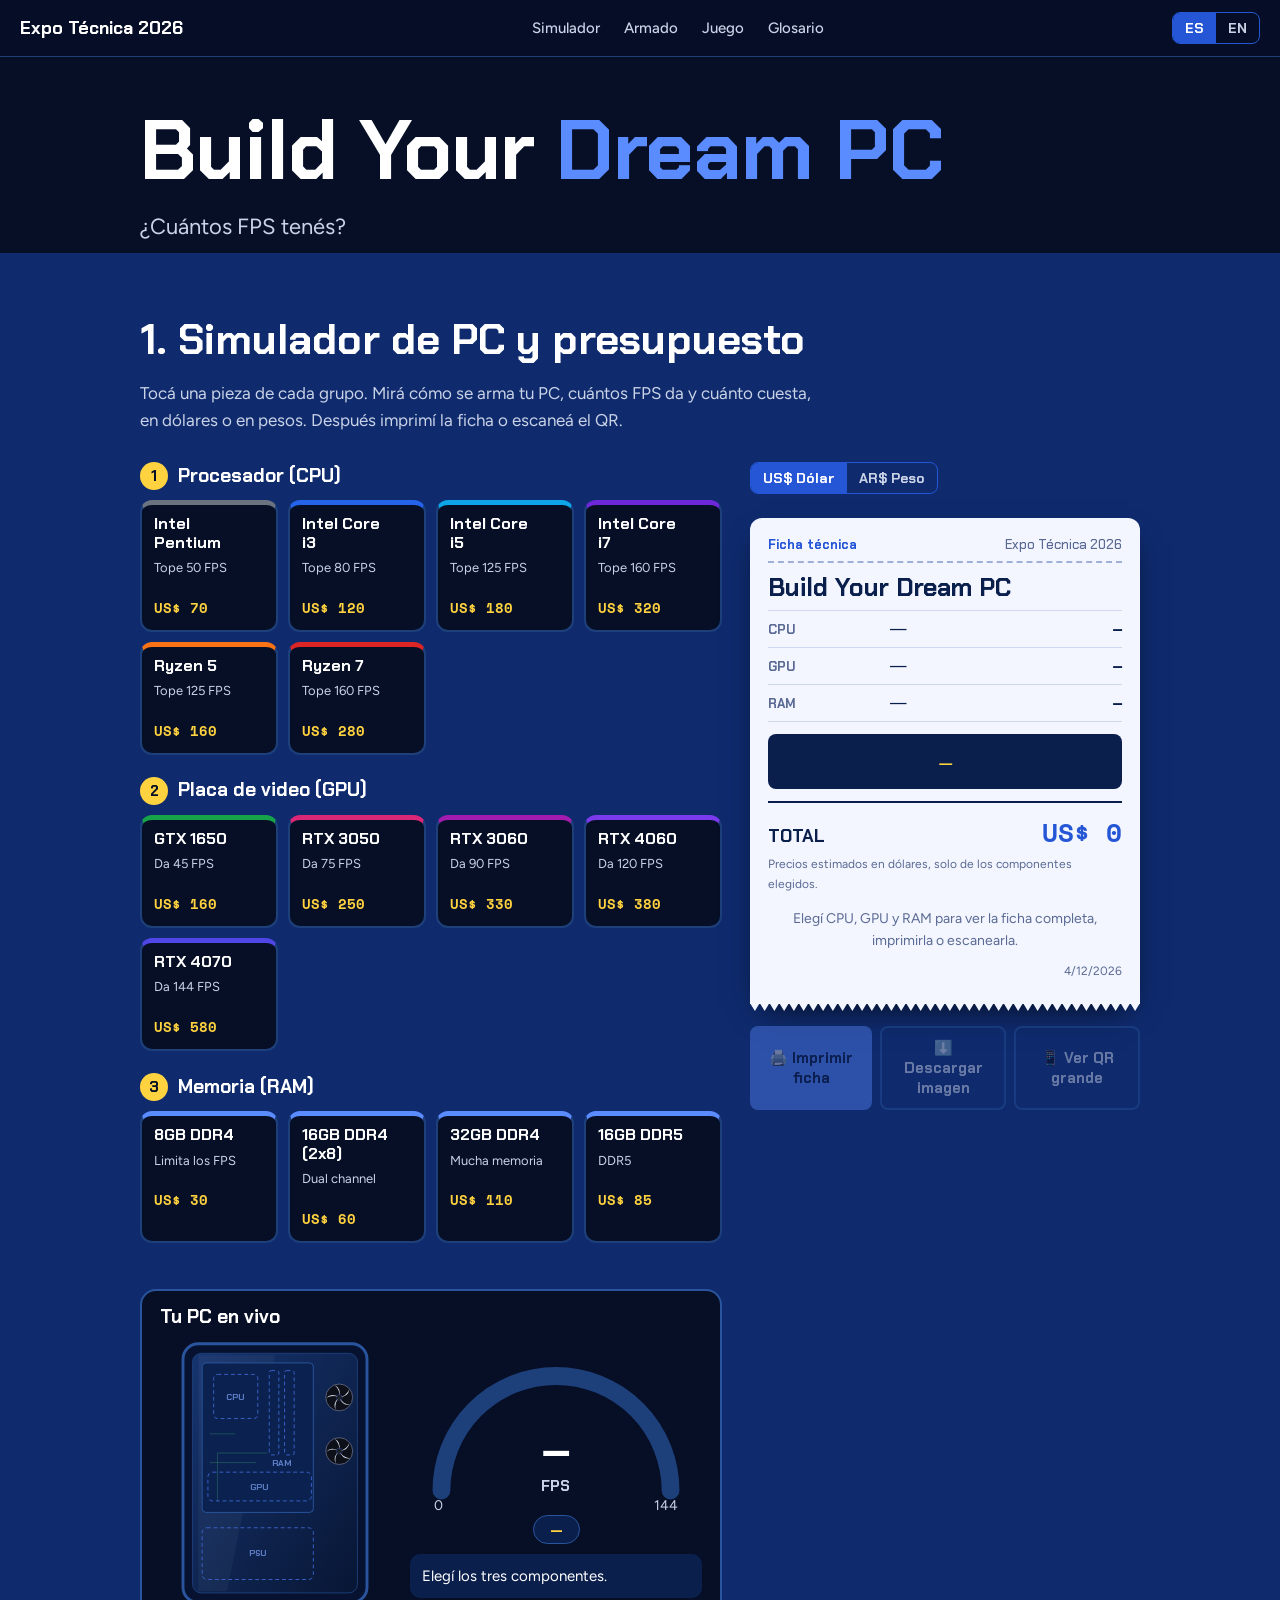
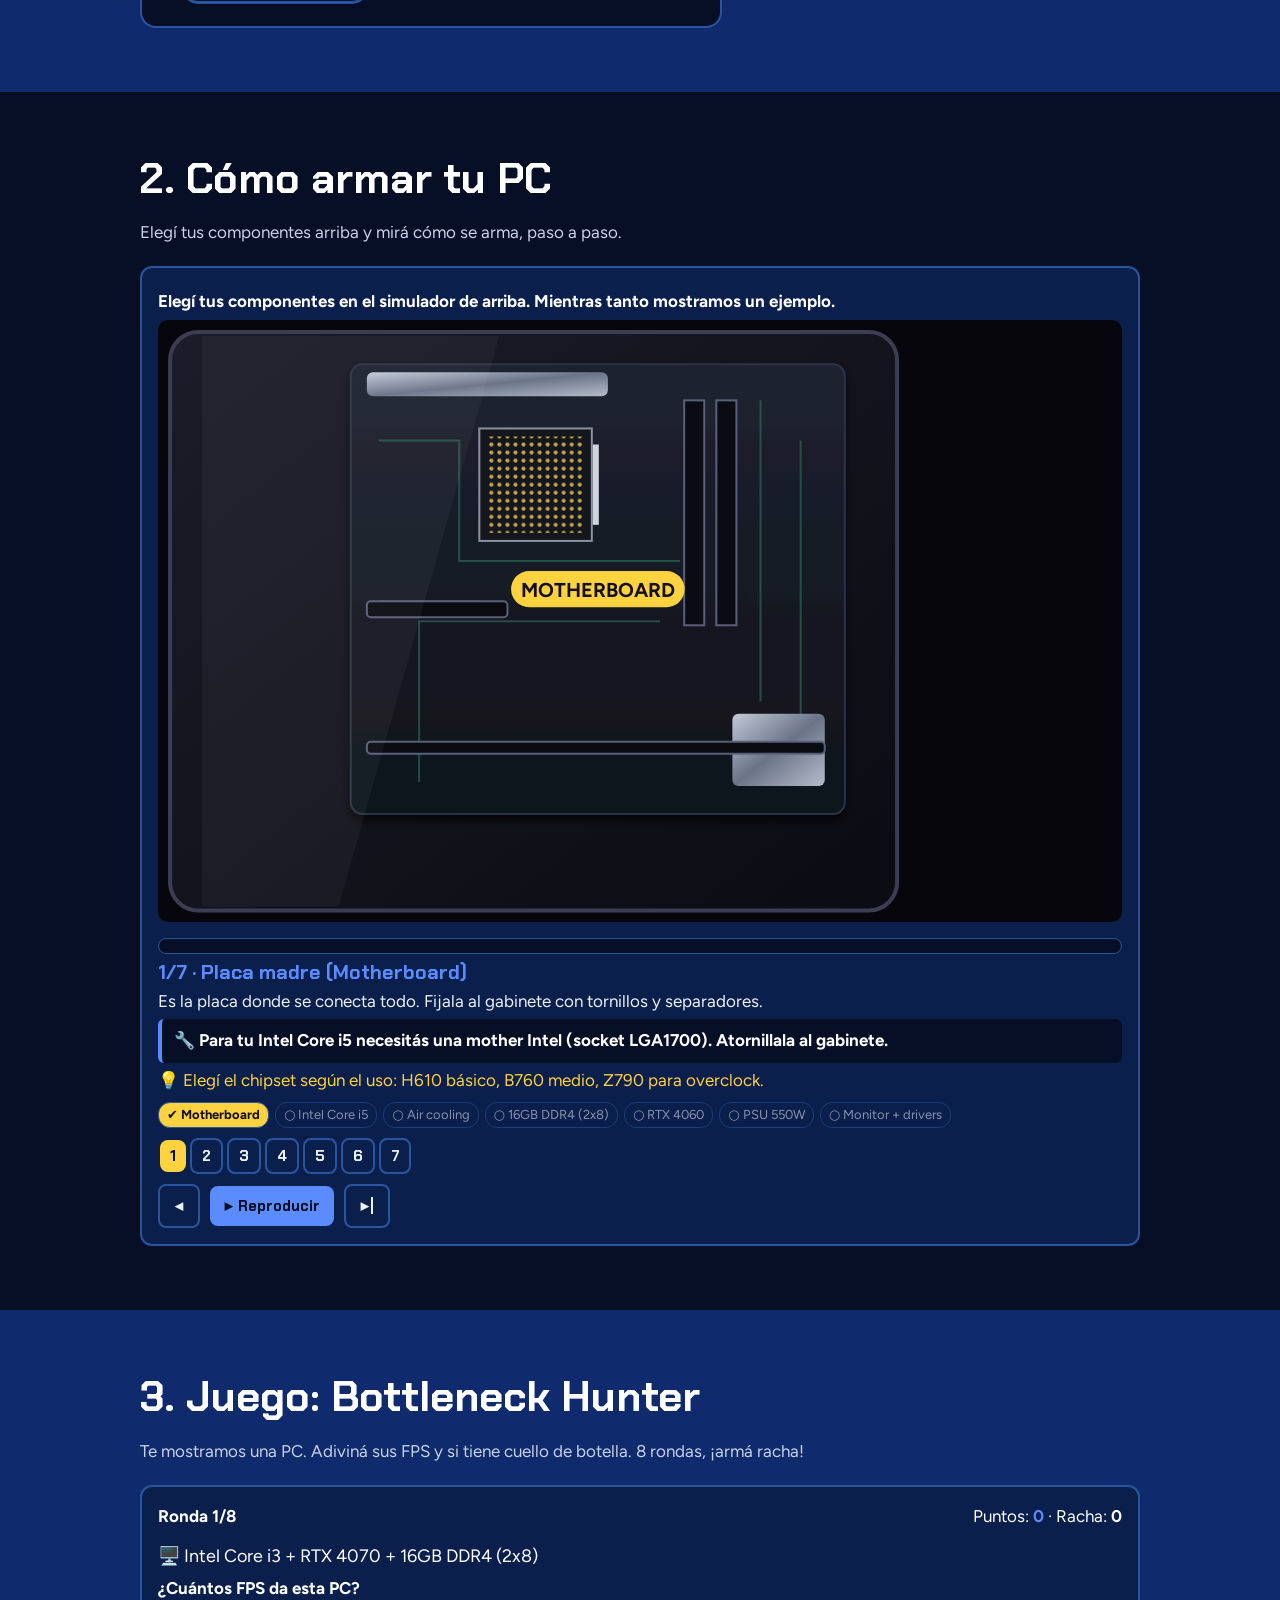
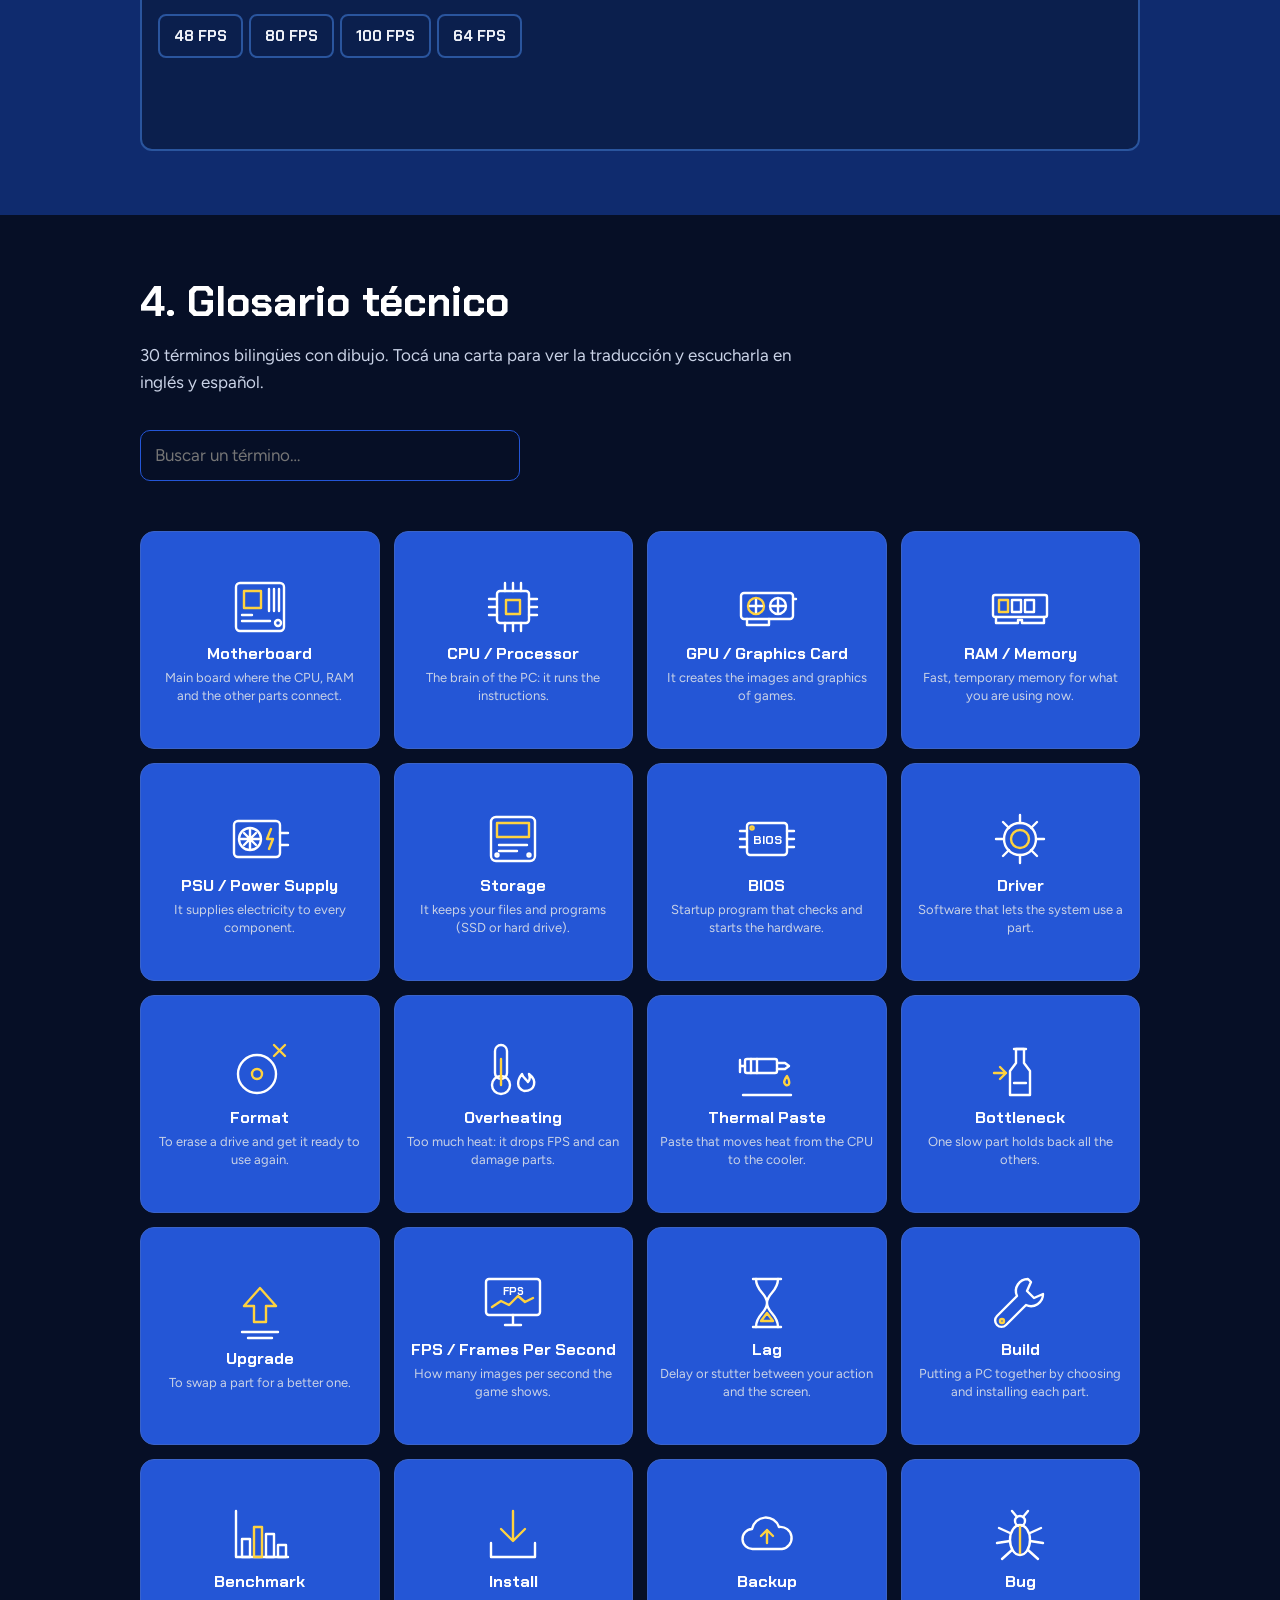
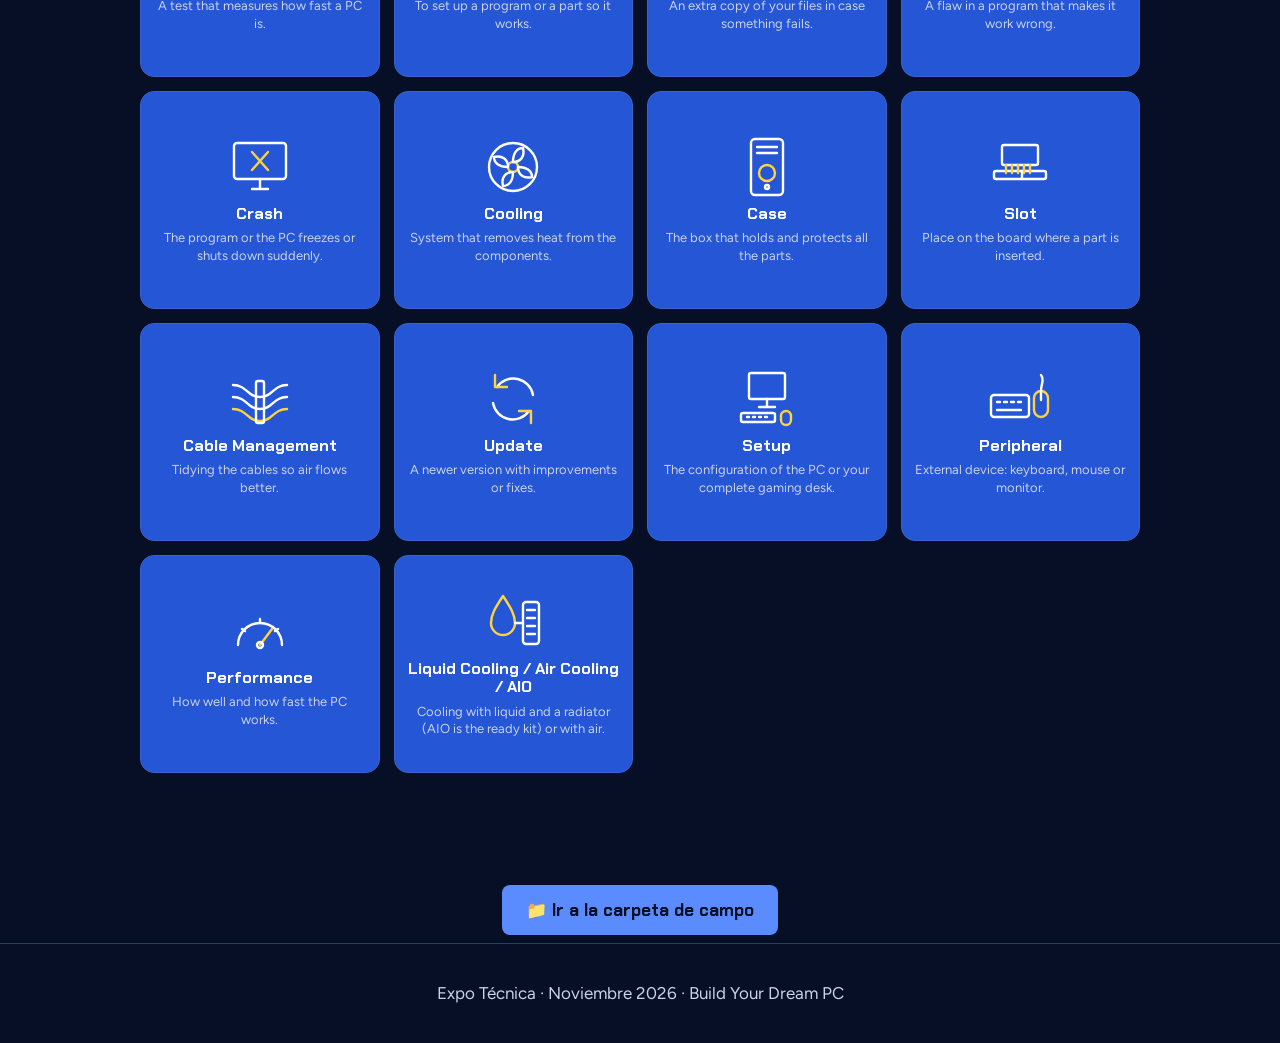
<file: index.html>
<!DOCTYPE html>
<html lang="es">

<head>
  <meta charset="utf-8">
  <meta name="viewport" content="width=device-width, initial-scale=1, viewport-fit=cover">
  <title>Build Your Dream PC · Expo Técnica 2026</title>
  <link rel="preconnect" href="https://fonts.googleapis.com">
  <link href="https://fonts.googleapis.com/css2?family=Chakra+Petch:wght@500;700&family=Figtree:wght@400;500;700&family=Space+Mono:wght@700&display=swap" rel="stylesheet">
  <style>
/* styles.css — colores, tipografías y diseño de la página */

/* ---------- Colores y base ---------- */
:root {
  --navy:#060f26;
  --deep:#0b1f4d;
  --blue:#2456d6;
  --sky:#c9d2e6;
  --ice:#0f2b6e;
  --cyan:#5a8bff;
  --ink:#eef1f8;
  --line:#2a559e;
  --a:#5a8bff;
  --b:#ffd23f;
  box-sizing:border-box;
  padding-top:env(safe-area-inset-top,0px);
  padding-bottom:env(safe-area-inset-bottom,0px);
}

html {
  scroll-padding-top:70px;
  scroll-behavior:smooth;
}

* {
  box-sizing:border-box;
}

body {
  margin:0;
  background:var(--navy);
  color:var(--ink);
  font:400 17px/1.6 Figtree,system-ui,sans-serif;
}

h1,
h2,
h3 {
  font-family:'Chakra Petch',sans-serif;
  line-height:1.1;
  margin:0;
}

.fps {
  font-family:'Space Mono',monospace;
}

button:focus-visible,
a:focus-visible,
input:focus-visible {
  outline:3px solid var(--cyan);
  outline-offset:2px;
}


/* ---------- Encabezado, menú e idioma ---------- */
header {
  position:sticky;
  top:env(safe-area-inset-top,0px);
  z-index:9;
  display:flex;
  gap:12px;
  align-items:center;
  justify-content:space-between;
  padding:10px 20px;
  background:rgba(6,15,38,.92);
  backdrop-filter:blur(8px);
  border-bottom:1px solid #1d3f7a;
}

header b {
  font-family:'Chakra Petch';
  font-size:18px;
  color:#fff;
}

nav {
  display:flex;
  gap:4px;
  overflow-x:auto;
}

nav a {
  color:var(--sky);
  text-decoration:none;
  padding:6px 10px;
  border-radius:6px;
  font-weight:500;
  font-size:15px;
  white-space:nowrap;
}

nav a:hover,
nav a:focus-visible {
  background:var(--deep);
  color:#fff;
}

.lang {
  display:flex;
  border:1.5px solid var(--blue);
  border-radius:8px;
  overflow:hidden;
}

.lang button {
  background:none;
  border:0;
  color:var(--sky);
  padding:6px 12px;
  font:700 14px 'Chakra Petch';
  cursor:pointer;
}

.lang button[aria-pressed=true] {
  background:var(--blue);
  color:#fff;
}


/* ---------- Secciones y títulos ---------- */
section {
  max-width:1040px;
  margin:0 auto;
  padding:64px 20px;
}

section.top {
  padding-top:48px;
  padding-bottom:8px;
}

.top h1 {
  font-size:clamp(40px,8vw,84px);
  color:#fff;
  letter-spacing:-1px;
}

.top h1 span {
  color:var(--cyan);
}

.slogan {
  font-size:22px;
  color:var(--sky);
  margin:12px 0 0;
}

h2 {
  font-size:clamp(28px,5vw,42px);
  color:#fff;
  margin-bottom:10px;
}

.lead {
  max-width:62ch;
  color:var(--sky);
}


/* ---------- Franjas azules ---------- */
.band {
  background:var(--ice);
  color:#fff;
}


/* ---------- 1. Simulador: piezas, PC en vivo y ficha ---------- */
.lab {
  display:grid;
  grid-template-columns:minmax(0,1fr) 390px;
  grid-template-areas:"pick side" "rig side";
  gap:24px 28px;
  margin-top:28px;
  align-items:start;
}

#opts,
.rig {
  min-width:0;
}

#opts {
  grid-area:pick;
}

.pg {
  margin-bottom:22px;
}

.pg h3 {
  display:flex;
  align-items:center;
  gap:10px;
  font-size:19px;
  margin-bottom:10px;
  color:#fff;
}

.pg-n {
  display:grid;
  place-items:center;
  width:28px;
  height:28px;
  border-radius:50%;
  background:var(--b);
  color:#060f26;
  font:700 15px 'Chakra Petch';
}

.pcs {
  display:grid;
  grid-template-columns:repeat(auto-fill,minmax(130px,1fr));
  gap:10px;
}

.pc {
  position:relative;
  display:flex;
  flex-direction:column;
  gap:6px;
  text-align:left;
  background:var(--navy);
  color:#fff;
  border:2px solid #1d3f7a;
  border-top:5px solid var(--c);
  border-radius:12px;
  padding:10px 12px 12px;
  font:inherit;
  cursor:pointer;
  transition:transform .15s,box-shadow .15s,background .15s;
}

.pc:hover {
  transform:translateY(-3px);
}

.pc.on {
  border-color:var(--c);
  background:#0b1f4d;
  box-shadow:0 0 0 2px var(--c),0 10px 24px -8px var(--c);
}

.pc.on::after {
  content:'✓';
  position:absolute;
  top:8px;
  right:8px;
  width:20px;
  height:20px;
  border-radius:50%;
  background:var(--b);
  color:#060f26;
  font:700 12px/20px sans-serif;
  text-align:center;
}

.pc-n {
  padding-right:18px;
  font:700 16px/1.15 'Chakra Petch',sans-serif;
}

.pc-s {
  font-size:13px;
  color:var(--sky);
}

.pc-bar {
  height:6px;
  border-radius:3px;
  background:#1d3f7a;
  overflow:hidden;
}

.pc-bar i {
  display:block;
  height:100%;
  border-radius:3px;
  background:var(--c);
}

.pc-p {
  font:700 14px 'Space Mono',monospace;
  white-space:nowrap;
  color:var(--b);
}


/* ---- PC en vivo: gabinete y medidor ---- */
.rig {
  grid-area:rig;
  background:var(--navy);
  border:2px solid var(--line);
  border-radius:16px;
  padding:16px 18px 18px;
}

.rig h3 {
  font-size:19px;
  color:#fff;
  margin-bottom:10px;
}

.rig-in {
  display:grid;
  grid-template-columns:230px minmax(0,1fr);
  gap:20px;
  align-items:center;
}

#tower {
  display:block;
  width:100%;
  height:auto;
}

.sm-glow {
  opacity:0;
}

#tower.on .sm-glow {
  opacity:1;
  animation:rgb 4s linear infinite;
}

.sm-pop {
  animation:drop .6s ease-out both;
}

.t-lbl {
  fill:#cdd8f5;
  font:600 8px Figtree,sans-serif;
  text-anchor:middle;
}

.t-guide {
  fill:#5f7fc9;
  font:700 9px 'Chakra Petch',sans-serif;
  text-anchor:middle;
}

.t-psu {
  fill:#cfd3dc;
  font:700 11px 'Chakra Petch',sans-serif;
}

.t-sub {
  fill:#9aa2b3;
  font-size:7px;
}

.t-aio {
  fill:#cfd3dc;
  font:700 7px sans-serif;
  text-anchor:middle;
}

.gauge svg {
  display:block;
  width:100%;
  max-width:280px;
  margin:0 auto;
}

.g-track {
  fill:none;
  stroke:#1d3f7a;
  stroke-width:14;
  stroke-linecap:round;
}

.g-val {
  fill:none;
  stroke:url(#gg);
  stroke-width:14;
  stroke-linecap:round;
  stroke-dasharray:0 100;
  transition:stroke-dasharray .6s ease,opacity .3s;
}

.g-num {
  fill:#fff;
  font-size:34px;
  font-weight:700;
  text-anchor:middle;
}

.g-unit {
  fill:var(--sky);
  font:700 12px 'Chakra Petch',sans-serif;
  text-anchor:middle;
}

.g-tick {
  fill:var(--sky);
  font-size:11px;
}

.lvl {
  display:table;
  margin:2px auto 0;
  padding:3px 16px;
  border-radius:99px;
  background:var(--deep);
  border:1px solid var(--line);
  color:var(--b);
  font:700 16px 'Chakra Petch',sans-serif;
}

.msg {
  margin-top:10px;
  padding:10px 12px;
  border-radius:10px;
  background:var(--deep);
  font-size:15px;
}

.msg.warn {
  background:#3a2a00;
  color:#ffd98a;
}


/* ---- Columna derecha: moneda, ficha y botones ---- */
.lab-side {
  grid-area:side;
  position:sticky;
  top:76px;
  display:grid;
  gap:14px;
  min-width:0;
}

/* ---------- Moneda: dólar / peso y cotización ---------- */
.cur {
  display:flex;
  flex-wrap:wrap;
  gap:10px;
  align-items:center;
  margin-bottom:10px;
}

.seg {
  display:flex;
  border:1.5px solid var(--blue);
  border-radius:8px;
  overflow:hidden;
}

.seg button {
  background:none;
  border:0;
  color:var(--sky);
  padding:6px 12px;
  font:700 14px 'Chakra Petch';
  cursor:pointer;
}

.seg button[aria-pressed=true] {
  background:var(--blue);
  color:#fff;
}

.rate {
  display:flex;
  align-items:center;
  gap:6px;
  font-size:14px;
  color:var(--sky);
}

.rate[hidden] {
  display:none;
}

.rate input {
  width:92px;
  padding:6px 8px;
  border-radius:8px;
  border:1.5px solid var(--blue);
  background:var(--navy);
  color:#fff;
  font:700 14px 'Space Mono',monospace;
}


/* ---------- Hoja para imprimir y QR (la ficha en papel) ---------- */
.paper {
  --p:#f3f6ff;
  position:relative;
  margin-bottom:8px;
  padding:18px 18px 22px;
  background:var(--p);
  color:#0b1f4d;
  border-radius:12px 12px 0 0;
  font-size:15px;
  box-shadow:0 14px 30px -12px #000c;
}

.pp-top {
  display:flex;
  justify-content:space-between;
  gap:8px;
  padding-bottom:8px;
  border-bottom:2px dashed #9fb0d8;
  font:700 13px 'Chakra Petch',sans-serif;
  color:#2456d6;
}

.pp-top span {
  color:#5a6a94;
  font-weight:500;
}

.pp-title {
  margin:12px 0 10px;
  font:700 25px/1 'Chakra Petch',sans-serif;
  color:#0b1f4d;
}

.pp-rows {
  border-top:1px solid #cfd8ee;
}

.pp-r {
  display:flex;
  gap:10px;
  align-items:baseline;
  padding:6px 0;
  border-bottom:1px solid #cfd8ee;
}

.pp-l {
  flex:none;
  width:112px;
  font:700 13px 'Chakra Petch',sans-serif;
  color:#5a6a94;
}

.pp-n {
  flex:1;
  font-weight:500;
}

.pp-r b {
  font:700 15px 'Space Mono',monospace;
}

.pp-fps {
  margin:12px 0;
  padding:10px;
  background:#0b1f4d;
  color:#ffd23f;
  border-radius:8px;
  text-align:center;
  font-size:22px;
}

.pp-total {
  display:flex;
  justify-content:space-between;
  align-items:baseline;
  margin-top:12px;
  padding-top:10px;
  border-top:2px solid #0b1f4d;
  font:700 18px 'Chakra Petch',sans-serif;
}

.pp-total b {
  font-size:26px;
  color:#2456d6;
}

.pp-note {
  margin:4px 0 0;
  font-size:12px;
  color:#5a6a94;
}

.pp-hint {
  margin:14px 0 4px;
  font-size:14px;
  color:#5a6a94;
  text-align:center;
}

.pp-qr {
  display:flex;
  align-items:center;
  gap:12px;
  margin-top:14px;
  padding-top:12px;
  border-top:2px dashed #9fb0d8;
}

.pp-qr svg {
  flex:none;
  width:160px;
  height:160px;
  border:1px solid #cfd8ee;
}

.pp-qr span {
  font-size:14px;
  color:#34456f;
}

.pp-date {
  margin-top:10px;
  font-size:12px;
  color:#5a6a94;
  text-align:right;
}

.zig {
  position:absolute;
  left:0;
  bottom:-7px;
  display:block;
  width:100%;
  height:8px;
}

.zig path {
  fill:var(--p);
}

.acts {
  display:flex;
  gap:8px;
  flex-wrap:wrap;
}

.acts .btn {
  flex:1;
  margin:0;
}

.btn:disabled {
  opacity:.4;
  cursor:not-allowed;
}

#qrdlg {
  max-width:92vw;
  padding:0;
  border:0;
  border-radius:18px;
  background:#f3f6ff;
  color:#0b1f4d;
  text-align:center;
}

#qrdlg::backdrop {
  background:rgba(3,8,24,.82);
  backdrop-filter:blur(4px);
}

.qd {
  padding:22px;
}

.qd h3 {
  color:#0b1f4d;
  font-size:24px;
}

.qd p {
  max-width:30ch;
  margin:6px auto 0;
  color:#34456f;
}

#qrdlg {
  width:min(92vw,420px);
}

.qd .qlink {
  max-width:none;
  margin:8px 0 0;
  font-size:12px;
  color:#34456f;
  word-break:break-all;
}

.qlink a {
  color:#2456d6;
}

.qsite {
  margin:12px 0 4px;
  text-align:left;
}

.qsite label {
  display:block;
  margin-bottom:4px;
  font:700 13px 'Chakra Petch',sans-serif;
  color:#0b1f4d;
}

.qsite input {
  width:100%;
  padding:9px 10px;
  border-radius:8px;
  border:1.5px solid #9fb0d8;
  background:#fff;
  color:#0b1f4d;
  font:inherit;
}

.qd .qnote {
  max-width:none;
  margin:6px 0 0;
  font-size:13px;
  color:#34456f;
}

.qnote[hidden],
.qlink[hidden],
.qsite[hidden] {
  display:none;
}

#qrbig {
  width:min(76vw,300px);
  margin:14px auto;
}

#qrbig svg {
  display:block;
  width:100%;
  height:auto;
  border:1px solid #cfd8ee;
}

#printRoot {
  display:none;
}


.row {
  display:flex;
  gap:10px;
  flex-wrap:wrap;
  align-items:center;
  justify-content:space-between;
}


/* ---------- Paneles, botones y barra ---------- */
.panel {
  background:var(--deep);
  border:2px solid var(--line);
  border-radius:12px;
  padding:16px;
  margin-top:20px;
}

.btn {
  background:var(--a);
  color:#060f26;
  border:0;
  border-radius:8px;
  padding:10px 14px;
  font:700 15px 'Chakra Petch',sans-serif;
  cursor:pointer;
  margin:8px 6px 0 0;
}

.btn.alt {
  background:transparent;
  color:var(--ink);
  border:2px solid var(--line);
}

.btn.sel {
  background:var(--b);
  color:#060f26;
}

.bar {
  height:16px;
  background:var(--navy);
  border-radius:8px;
  overflow:hidden;
  border:1px solid var(--line);
  margin:8px 0;
}

.bar i {
  display:block;
  height:100%;
  width:0;
  background:var(--a);
}


/* ---------- 2. Armado (animación) ---------- */
#v2svg {
  width:100%;
  height:auto;
  border-radius:10px;
}

.video h3 {
  color:var(--a);
}

.video p {
  margin:4px 0;
}

.me {
  font-weight: 700;
  color: #fff;
  margin: 0 0 10px;
}

.inst {
  font-weight: 700;
  color: #fff;
  background: var(--navy);
  border-left: 4px solid var(--a);
  padding: 8px 12px;
  border-radius: 6px;
}

.tip {
  color:var(--b);
}

.parts {
  display:flex;
  flex-wrap:wrap;
  gap:6px;
  font-size:13px;
  margin:8px 0;
}

.drop {
  animation:drop .8s ease-out both;
}

.d1 {
  animation-delay:.6s;
}

.d2 {
  animation-delay:1.2s;
}

.fan {
  transform-box:fill-box;
  transform-origin:center;
}

.on .fan {
  animation:spin .5s linear infinite;
}

.rgb {
  opacity:.3;
}

.on .rgb {
  opacity:1;
  animation:rgb 4s linear infinite;
}

.glow {
  opacity:0;
}

.on .glow {
  opacity:1;
}

@keyframes drop {
  from {
    opacity:0;
    transform:translateY(-40px);
  }

  to {
    opacity:1;
    transform:none;
  }

}

@keyframes spin {
  to {
    transform:rotate(360deg);
  }

}

@keyframes rgb {
  to {
    filter:hue-rotate(360deg);
  }

}


/* ---------- 3. Juego ---------- */
.okc {
  color:var(--cyan);
}

.qc {
  font-size:18px;
  margin:12px 0 0;
}

.qq {
  font-weight:700;
  margin:4px 0;
}

.qm {
  min-height:48px;
  margin-top:10px;
}


/* ---------- 4. Glosario: cartas con dibujo, concepto y voz ---------- */
.search {
  width:100%;
  max-width:380px;
  padding:11px 14px;
  border-radius:10px;
  border:1.5px solid var(--blue);
  background:var(--navy);
  color:#fff;
  font:inherit;
  margin:16px 0;
}

.gmsg {
  min-height:24px;
  margin:0 0 10px;
  color:var(--b);
  font-size:15px;
}

.grid {
  display:grid;
  grid-template-columns:repeat(auto-fill,minmax(210px,1fr));
  gap:14px;
  align-items:start;
}

.gcell {
  display:flex;
  flex-direction:column;
  gap:6px;
}

.flip {
  position:relative;
  height:218px;
  perspective:700px;
  background:none;
  border:0;
  padding:0;
  cursor:pointer;
  font:inherit;
  color:#fff;
}

.face {
  position:absolute;
  inset:0;
  display:flex;
  flex-direction:column;
  align-items:center;
  justify-content:center;
  gap:6px;
  padding:12px;
  border-radius:14px;
  text-align:center;
  backface-visibility:hidden;
  transition:transform .5s;
}

.face b {
  font:700 16px/1.15 'Chakra Petch',sans-serif;
}

.face small {
  font-size:13px;
  line-height:1.35;
  color:var(--sky);
}

.face.f {
  background:var(--blue);
  border:1px solid #3a63c9;
}

.face.b {
  background:#1a3a8f;
  border:1px solid #3a63c9;
  transform:rotateY(180deg);
}

.flip.on .f {
  transform:rotateY(-180deg);
}

.flip.on .b {
  transform:rotateY(0);
}

.gi {
  width:64px;
  height:64px;
  flex:none;
  color:#fff;
  fill:none;
  stroke:currentColor;
  stroke-width:2.4;
  stroke-linecap:round;
  stroke-linejoin:round;
}

.gi .ac {
  stroke:var(--b);
}

.gaudio {
  display:flex;
  gap:6px;
}

.gaudio[hidden] {
  display:none;
}

.gaudio button {
  flex:1;
  padding:8px 4px;
  white-space:nowrap;
  background:transparent;
  color:#fff;
  border:1.5px solid var(--cyan);
  border-radius:8px;
  font:700 13px 'Chakra Petch',sans-serif;
  cursor:pointer;
}

.gaudio button:hover {
  background:var(--blue);
}


.cf-end {
  max-width:1040px;
  margin:0 auto;
  padding:48px 20px 8px;
  text-align:center;
}

.cf-end .btn {
  display:inline-block;
  margin:0;
  padding:14px 24px;
  font-size:17px;
  text-decoration:none;
}

.site {
  margin-top:14px;
  display:grid;
  gap:6px;
  text-align:left;
}

.site[hidden] {
  display:none;
}

.site input {
  width:100%;
  padding:10px 12px;
  border-radius:8px;
  border:1px solid #2a559e;
  background:#0b1f4d;
  color:#fff;
  font:inherit;
}

.site small {
  opacity:.8;
}

/* ---------- Pie de página ---------- */
footer {
  padding:36px 20px;
  text-align:center;
  color:var(--sky);
  border-top:1px solid #1d3f7a;
}


/* ---------- Celulares y accesibilidad ---------- */
@media (max-width:820px) {
  .lab {
    grid-template-columns:minmax(0,1fr);
    grid-template-areas:"pick" "rig" "side";
  }

  .lab-side {
    position:static;
  }

  nav {
    display:none;
  }

}

@media (max-width:560px) {
  .rig-in {
    grid-template-columns:minmax(0,1fr);
  }

  #tower {
    max-width:210px;
    margin:0 auto;
  }

  .pcs {
    display:flex;
    overflow-x:auto;
    scroll-snap-type:x proximity;
    padding-bottom:8px;
  }

  .pc {
    flex:0 0 142px;
    scroll-snap-align:start;
  }

  .pp-qr {
    flex-direction:column;
    text-align:center;
  }

}

@media (prefers-reduced-motion:reduce) {
  * {
    transition:none!important;
    scroll-behavior:auto!important;
  }

  .drop,
  .sm-pop,
  #tower.on .sm-glow,
  .on .fan,
  .on .rgb {
    animation:none;
  }

}


/* ---------- Impresión: solo la ficha ---------- */
@media print {
  @page {
    margin:12mm;
  }

  html,
  body {
    background:#fff !important;
  }

  body > *:not(#printRoot) {
    display:none !important;
  }

  #printRoot {
    display:block !important;
  }

  #printRoot * {
    -webkit-print-color-adjust:exact;
    print-color-adjust:exact;
  }

  #printRoot .paper {
    max-width:440px;
    margin:0 auto;
    padding:22px;
    background:#fff;
    border:2px solid #0b1f4d;
    border-radius:12px;
    box-shadow:none;
  }

  #printRoot .zig {
    display:none;
  }

}

</style>
</head>

<body>

  <!-- ENCABEZADO -->
  <header>
    <b>Expo Técnica 2026</b>
    <nav id="nav"></nav>
    <div class="lang">
      <button data-l="es" aria-pressed="true">ES</button>
      <button data-l="en" aria-pressed="false">EN</button>
    </div>
  </header>

  <!-- TÍTULO -->
  <section class="top">
    <h1>Build Your <span>Dream PC</span></h1>
    <p class="slogan" data-t="slogan"></p>
  </section>

  <!-- 1. SIMULADOR: piezas + PC en vivo + ficha (imprimir / QR) + moneda -->
  <div class="band">
    <section id="build">
      <h2 data-t="s1"></h2>
      <p class="lead" data-t="s1p"></p>
      <div class="lab">
        <div id="opts"></div>
        <div class="rig" id="rig"></div>
        <aside class="lab-side">
          <div class="cur">
            <div class="seg">
              <button data-cur="USD" data-t="curUsd" aria-pressed="true"></button>
              <button data-cur="ARS" data-t="curArs" aria-pressed="false"></button>
            </div>
            <label class="rate" id="rateRow" hidden><span data-t="rateL"></span> <input id="rate" type="number" min="1" step="1" inputmode="numeric"></label>
          </div>
          <div id="ficha"></div>
          <div class="acts">
            <button class="btn" data-act="print" data-t="prn" disabled></button>
            <button class="btn alt" data-act="img" data-t="imgb" disabled></button>
            <button class="btn alt" data-act="qr" data-t="qrb" disabled></button>
          </div>
          <div class="site" id="siteBox" hidden>
            <label for="siteurl2" data-t="siteL"></label>
            <input id="siteurl2" type="url" inputmode="url" placeholder="http://192.168.1.20:5501/" autocomplete="off" spellcheck="false">
            <small data-t="siteH"></small>
          </div>
        </aside>
      </div>
    </section>
  </div>

  <!-- 2. CÓMO ARMAR TU PC (animación paso a paso) -->
  <section id="video">
    <h2 data-t="s2"></h2>
    <p class="lead" data-t="s2p"></p>
    <div class="panel video">
      <p id="v2me" class="me"></p>
      <svg id="v2svg" viewBox="0 0 480 300" role="img" aria-label="Animación del armado de PC"></svg>
      <div class="bar"><i id="v2b2"></i></div>
      <h3 id="v2t"></h3>
      <p id="v2b"></p>
      <p id="v2i" class="inst"></p>
      <p id="v2k" class="tip"></p>
      <div id="v2l" class="parts"></div>
      <div id="v2n"></div>
      <button class="btn alt" id="v2prev" aria-label="Anterior">◀</button>
      <button class="btn" id="v2play"></button>
      <button class="btn alt" id="v2next" aria-label="Siguiente">▶|</button>
    </div>
  </section>

  <!-- 3. JUEGO: Bottleneck Hunter -->
  <div class="band">
    <section id="game">
      <h2 data-t="s3"></h2>
      <p class="lead" data-t="s3p"></p>
      <div class="panel">
        <div class="row">
          <b id="qr"></b>
          <span><span id="sl"></span> <b id="sc" class="okc">0</b> · <span id="stl"></span> <b id="st">0</b></span>
        </div>
        <p id="qc" class="qc"></p>
        <p id="qq" class="qq"></p>
        <div id="qa"></div>
        <p id="qm" class="qm"></p>
      </div>
    </section>
  </div>

  <!-- 4. GLOSARIO: cartas con dibujo, concepto y voz -->
  <section id="gloss">
    <h2 data-t="s4"></h2>
    <p class="lead" data-t="s4p"></p>
    <input class="search" id="q" type="search">
    <p class="gmsg" id="gmsg" role="status"></p>
    <div class="grid" id="gl"></div>
  </section>

  <!-- ÚNICO BOTÓN: lleva a la carpeta de campo -->
  <div class="cf-end">
    <a class="btn" href="carpeta-de-campo/index.html" data-t="cfB"></a>
  </div>

  <footer data-t="foot"></footer>

  <!-- QR grande para escanear desde la pantalla -->
  <dialog id="qrdlg" aria-labelledby="qrt">
    <div class="qd">
      <h3 id="qrt" data-t="qrT"></h3>
      <div id="qrbig"></div>
      <p data-t="qrH"></p>
      <p class="qlink" id="qrlink" hidden></p>
      <div class="qsite" id="qrsite" hidden>
        <label for="siteurl" data-t="qrSiteL"></label>
        <input id="siteurl" type="url" inputmode="url" placeholder="https://tuusuario.github.io/expo/" autocomplete="off" spellcheck="false">
        <p class="qnote" id="qrnote" data-t="qrSiteN" hidden></p>
      </div>
      <button class="btn" data-act="qrclose" data-t="close"></button>
    </div>
  </dialog>

  <!-- Copia de la ficha que se arma solo al imprimir -->
  <div id="printRoot"></div>

  <script>
/* =========================================================
   core.js — estado compartido y atajos (se carga primero)
   ========================================================= */

let L = 'es';                                   // idioma actual: 'es' o 'en'
const sel = { c: null, g: null, r: null };      // CPU, GPU y RAM elegidas (posición en las listas)

const $ = id => document.getElementById(id);
const t = () => T[L];                           // textos del idioma actual
const tr = (es, en) => (L === 'en' ? en : es);  // elige el texto según el idioma

// FPS reales: el CPU y la RAM pueden limitar a la placa de video
const fpsOf = (c, g, r) => Math.round(Math.min(g.fps, c.cap) * r.f);

// Nivel de rendimiento según los FPS (0 = Básico ... 4 = Ultra)
const tierOf = fps => [0, 60, 85, 110, 140].filter(x => fps >= x).length - 1;
const perfOf = fps => t().perfL[tierOf(fps)];

// Moneda elegida y cotización (pesos por cada dólar)
let CUR = 'USD';                                // 'USD' o 'ARS'
let RATE = 1535;                                // dólar oficial Banco Nación, venta, 10/10/2026 (se cambia en la página)
try { const r = +localStorage.getItem('rate'); if (r > 0) RATE = r; } catch (e) {}

const money = n => CUR === 'ARS'
  ? 'AR$ ' + Math.round(n * RATE).toLocaleString('es-AR')
  : 'US$ ' + n;

// Dirección pública de tu página, para que el QR abra la ficha (ficha.html) en el celular.
// Ejemplo: 'https://tuusuario.github.io/expo/'
// Si la dejás vacía, el QR usa la dirección de la página actual; y si la abrís desde tu
// compu (localhost o archivo), el simulador te pide la dirección en la ventana del QR.
const SITE_URL = '';

</script>
  <script>
/* =========================================================
   data.js — textos (español e inglés) y datos de la página
   Para cambiar un texto o un precio, buscalo acá.
   ========================================================= */

const T = {

  /* ======================== ESPAÑOL ======================== */
  es: {

    // ---- Menú y títulos ----
    nav: ["Simulador", "Armado", "Juego", "Glosario"],
    slogan: "¿Cuántos FPS tenés?",
    s1: "1. Simulador de PC y presupuesto",
    s1p: "Tocá una pieza de cada grupo. Mirá cómo se arma tu PC, cuántos FPS da y cuánto cuesta, en dólares o en pesos. Después imprimí la ficha o escaneá el QR.",

    // ---- Simulador ----
    gc: "Procesador (CPU)",
    gg: "Placa de video (GPU)",
    gr: "Memoria (RAM)",
    rigT: "Tu PC en vivo",
    fl: ["CPU", "GPU", "RAM"],
    empty: "Elegí los tres componentes.",
    perfL: ["Básico", "Entrada", "Medio", "Alto", "Ultra"],
    bn: "Cuello de botella: el procesador es lento para esa placa de video. Probá un CPU más potente.",
    ok: "Gran rendimiento, sin cuello de botella.",
    liq: "Para altos FPS necesitás refrigeración líquida (240mm).",
    dual: "Dos módulos de 8GB en dual channel rinden hasta 20% más.",
    mon: "Ojo: con un monitor de 60Hz solo ves hasta 60 FPS, aunque tu PC pueda dar más.",

    // ---- Ficha (pantalla, impresión y QR) ----
    sheetT: "Ficha técnica",
    fPsu: "Fuente",
    fCool: "Refrigeración",
    fBn: "Cuello de botella",
    coolLiq: "Líquida 240mm",
    coolAir: "Por aire",
    yes: "Sí",
    no: "No",
    bdTot: "TOTAL",
    bdNote: "Precios estimados en dólares, solo de los componentes elegidos.",
    bdNoteArs: "Precios estimados en pesos argentinos, según la cotización que escribas.",
    curUsd: "US$ Dólar",
    curArs: "AR$ Peso",
    rateL: "1 US$ = AR$",
    sheetRate: "Cotización",
    needAll: "Elegí CPU, GPU y RAM para ver la ficha completa, imprimirla o escanearla.",
    scanTxt: "Escaneá con el celular y descargá tu tarjeta con la PC armada y el presupuesto.",
    scanTxtPlain: "Este QR muestra tu PC como texto. Para que abra la tarjeta descargable, escribí la dirección de la página debajo de los botones.",
    prn: "🖨️ Imprimir ficha",
    qrb: "📱 Ver QR grande",
    qrT: "Escaneá tu ficha",
    qrH: "Abrí la cámara del celular y apuntá al código. Se abre tu tarjeta con la PC armada y el presupuesto, lista para descargar.",
    close: "Cerrar",
    cfL: "Carpeta de campo",
    cfB: "📁 Ir a la carpeta de campo",
    imgb: "⬇️ Descargar imagen",
    siteL: "Dirección de la página (para el QR)",
    siteH: "El celular tiene que poder abrirla: usá la dirección de red de Live Server (http://192.168.x.x:5501, mismo Wi-Fi) o la de tu página publicada.",
    qrSiteL: "Dirección pública de tu página",
    qrSiteN: "Para que el QR abra la tarjeta descargable, pegá acá la dirección donde publicaste la página (por ejemplo https://tuusuario.github.io/expo/). Tiene que ser una dirección que el celular pueda abrir.",
    qrOpens: "El QR abre esta ficha:",

    // ---- Armado (video) ----
    s2: "2. Cómo armar tu PC",
    s2p: "Elegí tus componentes arriba y mirá cómo se arma, paso a paso.",

    // ---- Juego ----
    s3: "3. Juego: Bottleneck Hunter",
    s3p: "Te mostramos una PC. Adiviná sus FPS y si tiene cuello de botella. 8 rondas, ¡armá racha!",

    // ---- Glosario y pie ----
    s4: "4. Glosario técnico",
    s4p: "30 términos bilingües con dibujo. Tocá una carta para ver la traducción y escucharla en inglés y español.",
    sp: "Buscar un término…",
    noVoice: "Tu navegador no puede leer en voz alta.",
    noVoiceEs: "Tu dispositivo no tiene una voz en español instalada.",
    noVoiceEn: "Tu dispositivo no tiene una voz en inglés instalada.",
    foot: "Expo Técnica · Noviembre 2026 · Build Your Dream PC",
  },

  /* ======================== ENGLISH ======================== */
  en: {

    // ---- Menú y títulos ----
    nav: ["Simulator", "Build", "Game", "Glossary"],
    slogan: "What is your FPS?",
    s1: "1. PC simulator & budget",
    s1p: "Tap one part in each group. Watch your PC come together, see its FPS and its price, in dollars or pesos. Then print the sheet or scan the QR.",

    // ---- Simulador ----
    gc: "Processor (CPU)",
    gg: "Graphics card (GPU)",
    gr: "Memory (RAM)",
    rigT: "Your PC, live",
    fl: ["CPU", "GPU", "RAM"],
    empty: "Pick all three components.",
    perfL: ["Basic", "Entry", "Medium", "High", "Ultra"],
    bn: "Bottleneck: the processor is too slow for that graphics card. Try a stronger CPU.",
    ok: "Great performance, no bottleneck.",
    liq: "For high FPS you need liquid cooling (240mm).",
    dual: "Two 8GB sticks in dual channel give up to 20% more FPS.",
    mon: "Careful: with a 60Hz monitor you only see up to 60 FPS, even if your PC can give more.",

    // ---- Ficha (pantalla, impresión y QR) ----
    sheetT: "Tech sheet",
    fPsu: "PSU",
    fCool: "Cooling",
    fBn: "Bottleneck",
    coolLiq: "Liquid 240mm",
    coolAir: "Air",
    yes: "Yes",
    no: "No",
    bdTot: "TOTAL",
    bdNote: "Estimated prices in dollars, only for the chosen parts.",
    bdNoteArs: "Estimated prices in Argentine pesos, using the rate you enter.",
    curUsd: "US$ Dollar",
    curArs: "AR$ Peso",
    rateL: "1 US$ = AR$",
    sheetRate: "Rate",
    needAll: "Pick CPU, GPU and RAM to see the full sheet, print it or scan it.",
    scanTxt: "Scan with your phone and download your card with your PC build and budget.",
    scanTxtPlain: "This QR shows your PC as text. To open the downloadable card, enter the page address below the buttons.",
    prn: "🖨️ Print sheet",
    qrb: "📱 Show big QR",
    qrT: "Scan your sheet",
    qrH: "Open your phone camera and point it at the code. Your card opens with your PC build and budget, ready to download.",
    close: "Close",
    cfL: "Field folder",
    cfB: "📁 Go to the field folder",
    imgb: "⬇️ Download image",
    siteL: "Page address (for the QR)",
    siteH: "The phone must be able to open it: use the Live Server network address (http://192.168.x.x:5501, same Wi-Fi) or your published page.",
    qrSiteL: "Public address of your page",
    qrSiteN: "For the QR to open the downloadable card, paste the address where you published the page (for example https://yourname.github.io/expo/). It must be an address the phone can open.",
    qrOpens: "The QR opens this card:",

    // ---- Armado (video) ----
    s2: "2. How to build your PC",
    s2p: "Pick your parts above and watch the build, step by step.",

    // ---- Juego ----
    s3: "3. Game: Bottleneck Hunter",
    s3p: "We show you a PC. Guess its FPS and whether it has a bottleneck. 8 rounds, build a streak!",

    // ---- Glosario y pie ----
    s4: "4. Technical glossary",
    s4p: "30 bilingual terms with drawings. Tap a card to see the translation and listen to it in English and Spanish.",
    sp: "Search a term…",
    noVoice: "Your browser cannot read aloud.",
    noVoiceEs: "Your device has no Spanish voice installed.",
    noVoiceEn: "Your device has no English voice installed.",
    foot: "Technical Expo · November 2026 · Build Your Dream PC",
  },
};

/* ---------- Componentes ---------- */
// n = nombre, p = precio en dólares (estimado)
// cap = FPS máximos que deja pasar el CPU | fps = FPS de la placa de video
// f = factor de la RAM (8GB limita un poco) | dual = RAM en dual channel (2x8) | c = color
const CPU = [
  { n: 'Intel Pentium', p: 70, cap: 50, c: '#6b7280' },
  { n: 'Intel Core i3', p: 120, cap: 80, c: '#2563eb' },
  { n: 'Intel Core i5', p: 180, cap: 125, c: '#0ea5e9' },
  { n: 'Intel Core i7', p: 320, cap: 160, c: '#6d28d9' },
  { n: 'Ryzen 5', p: 160, cap: 125, c: '#f97316' },
  { n: 'Ryzen 7', p: 280, cap: 160, c: '#dc2626' },
];

const GPU = [
  { n: 'GTX 1650', p: 160, fps: 45, c: '#16a34a' },
  { n: 'RTX 3050', p: 250, fps: 75, c: '#db2777' },
  { n: 'RTX 3060', p: 330, fps: 90, c: '#a21caf' },
  { n: 'RTX 4060', p: 380, fps: 120, c: '#7c3aed' },
  { n: 'RTX 4070', p: 580, fps: 144, c: '#4f46e5' },
];

const RAM = [
  { n: '8GB DDR4', p: 30, f: 0.85, dual: false },
  { n: '16GB DDR4 (2x8)', p: 60, f: 1, dual: true },
  { n: '32GB DDR4', p: 110, f: 1, dual: false },
  { n: '16GB DDR5', p: 85, f: 1, dual: false },
];

/* ---------- Glosario (30 términos) ----------
   [inglés, español, dibujo (icons.js), concepto en español, concepto en inglés] */
const G = [
  ["Motherboard", "Placa madre", "motherboard",
    "Placa principal donde se conectan el CPU, la RAM y las demás piezas.",
    "Main board where the CPU, RAM and the other parts connect."],
  ["CPU / Processor", "Procesador", "cpu",
    "El cerebro de la PC: ejecuta las instrucciones.",
    "The brain of the PC: it runs the instructions."],
  ["GPU / Graphics Card", "Placa de video", "gpu",
    "Crea las imágenes y los gráficos de los juegos.",
    "It creates the images and graphics of games."],
  ["RAM / Memory", "Memoria", "ram",
    "Memoria rápida y temporal para lo que usás ahora.",
    "Fast, temporary memory for what you are using now."],
  ["PSU / Power Supply", "Fuente", "psu",
    "Reparte la electricidad a todos los componentes.",
    "It supplies electricity to every component."],
  ["Storage", "Almacenamiento", "storage",
    "Guarda tus archivos y programas (SSD o disco).",
    "It keeps your files and programs (SSD or hard drive)."],
  ["BIOS", "BIOS", "bios",
    "Programa inicial que enciende y revisa el hardware.",
    "Startup program that checks and starts the hardware."],
  ["Driver", "Controlador", "driver",
    "Programa que permite al sistema usar una pieza.",
    "Software that lets the system use a part."],
  ["Format", "Formatear", "format",
    "Borrar un disco y prepararlo para usarlo de nuevo.",
    "To erase a drive and get it ready to use again."],
  ["Overheating", "Sobrecalentamiento", "overheating",
    "Demasiado calor: baja los FPS y puede dañar piezas.",
    "Too much heat: it drops FPS and can damage parts."],
  ["Thermal Paste", "Pasta térmica", "thermalpaste",
    "Pasta que pasa el calor del CPU al cooler.",
    "Paste that moves heat from the CPU to the cooler."],
  ["Bottleneck", "Cuello de botella", "bottleneck",
    "Una pieza lenta frena el rendimiento de las demás.",
    "One slow part holds back all the others."],
  ["Upgrade", "Mejora", "upgrade",
    "Cambiar una pieza por otra mejor.",
    "To swap a part for a better one."],
  ["FPS / Frames Per Second", "Cuadros por segundo", "fps",
    "Cuántas imágenes por segundo muestra el juego.",
    "How many images per second the game shows."],
  ["Lag", "Retraso / Tirón", "lag",
    "Demora o tirones entre tu acción y lo que ves en pantalla.",
    "Delay or stutter between your action and the screen."],
  ["Build", "Armado de PC", "build",
    "Armar una PC eligiendo y montando cada pieza.",
    "Putting a PC together by choosing and installing each part."],
  ["Benchmark", "Prueba de rendimiento", "benchmark",
    "Prueba que mide qué tan rápida es una PC.",
    "A test that measures how fast a PC is."],
  ["Install", "Instalar", "install",
    "Poner un programa o una pieza para que funcione.",
    "To set up a program or a part so it works."],
  ["Backup", "Copia de seguridad", "backup",
    "Copia extra de tus archivos por si algo falla.",
    "An extra copy of your files in case something fails."],
  ["Bug", "Error", "bug",
    "Falla en un programa que lo hace funcionar mal.",
    "A flaw in a program that makes it work wrong."],
  ["Crash", "Cuelgue", "crash",
    "El programa o la PC se traba o se cierra de golpe.",
    "The program or the PC freezes or shuts down suddenly."],
  ["Cooling", "Refrigeración", "cooling",
    "Sistema que saca el calor de los componentes.",
    "System that removes heat from the components."],
  ["Case", "Gabinete", "case",
    "La caja que sostiene y protege todas las piezas.",
    "The box that holds and protects all the parts."],
  ["Slot", "Ranura", "slot",
    "Lugar de la placa donde se inserta una pieza.",
    "Place on the board where a part is inserted."],
  ["Cable Management", "Orden de cables", "cable",
    "Ordenar los cables para que circule mejor el aire.",
    "Tidying the cables so air flows better."],
  ["Update", "Actualización", "update",
    "Versión nueva con mejoras o arreglos.",
    "A newer version with improvements or fixes."],
  ["Setup", "Configuración / Escritorio gamer", "setup",
    "La configuración de la PC o tu escritorio gamer completo.",
    "The configuration of the PC or your complete gaming desk."],
  ["Peripheral", "Periférico", "peripheral",
    "Dispositivo externo: teclado, mouse o monitor.",
    "External device: keyboard, mouse or monitor."],
  ["Performance", "Rendimiento", "performance",
    "Qué tan bien y qué tan rápido funciona la PC.",
    "How well and how fast the PC works."],
  ["Liquid Cooling / Air Cooling / AIO", "Refrigeración líquida / por aire", "liquid",
    "Enfriar con líquido y radiador (AIO es el kit armado) o con aire.",
    "Cooling with liquid and a radiator (AIO is the ready kit) or with air."],
];


/* =========================================================
   Textos de la ficha que se ve al escanear el QR (ficha.html)
   Las etiquetas que se repiten (CPU, FPS, fuente, total...) salen de T.
   ========================================================= */
const FT = {
  es: {
    brand: 'Expo Técnica 2026',
    kicker: 'Build Your Dream PC',
    rar: ['Común', 'Poco común', 'Rara', 'Épica', 'Legendaria'],
    names: ['La Principiante', 'La Promesa', 'La Equilibrada', 'La Cazadora de FPS', 'La Bestia Ultra'],
    idealT: 'Pensada para',
    ideal: [
      'Navegar, estudiar y juegos muy livianos.',
      'Juegos populares en calidad baja o media.',
      'Juegos actuales en calidad media, bien fluidos.',
      'Juegos exigentes en calidad alta.',
      'Calidad máxima y monitores de alta frecuencia.',
    ],
    statsT: 'Los números de tu PC',
    sCpu: 'Procesador',
    sGpu: 'Placa de video',
    sRam: 'Memoria',
    tipsT: 'Consejos del técnico',
    budT: 'Presupuesto',
    rateNote: 'Cotización al armar la PC: 1 US$ = AR$ {r}.',
    approx: 'aprox.',
    learnT: 'Inglés técnico de tu PC',
    learnP: 'Tocá 🔊 para escuchar cada palabra.',
    noVoice: 'Tu celular no puede leer en voz alta.',
    noVoiceEs: 'Tu celular no tiene una voz en español instalada.',
    noVoiceEn: 'Tu celular no tiene una voz en inglés instalada.',
    share: '📤 Compartir',
    print: '🖨️ Guardar PDF',
    again: '🔧 Armar otra PC',
    copied: 'Link copiado',
    shareText: 'Armé mi PC soñada en la Expo Técnica: {n} · {f} FPS',
    foot1: 'Stand “Build Your Dream PC”',
    foot2: 'Escuela Provincial de Comercio Nº 2 “Inspector Carlos Lanzillotto”',
    disc: 'Estimaciones del simulador de la Expo: no son mediciones reales ni precios de venta.',
    badT: 'No pudimos leer esta ficha',
    badP: 'Escaneá el QR otra vez o armá tu PC de nuevo.',
  },
  en: {
    brand: 'Technical Expo 2026',
    kicker: 'Build Your Dream PC',
    rar: ['Common', 'Uncommon', 'Rare', 'Epic', 'Legendary'],
    names: ['The Beginner', 'The Rising Star', 'The Balanced One', 'The FPS Hunter', 'The Ultra Beast'],
    idealT: 'Made for',
    ideal: [
      'Browsing, studying and very light games.',
      'Popular games on low or medium settings.',
      'Current games on medium settings, running smoothly.',
      'Demanding games on high settings.',
      'Maximum quality and high refresh rate monitors.',
    ],
    statsT: 'Your PC in numbers',
    sCpu: 'Processor',
    sGpu: 'Graphics card',
    sRam: 'Memory',
    tipsT: 'Technician tips',
    budT: 'Budget',
    rateNote: 'Rate when the PC was built: 1 US$ = AR$ {r}.',
    approx: 'approx.',
    learnT: 'Technical English for your PC',
    learnP: 'Tap 🔊 to hear each word.',
    noVoice: 'Your phone cannot read aloud.',
    noVoiceEs: 'Your phone has no Spanish voice installed.',
    noVoiceEn: 'Your phone has no English voice installed.',
    share: '📤 Share',
    print: '🖨️ Save PDF',
    again: '🔧 Build another PC',
    copied: 'Link copied',
    shareText: 'I built my dream PC at the Technical Expo: {n} · {f} FPS',
    foot1: 'Stand “Build Your Dream PC”',
    foot2: 'Escuela Provincial de Comercio Nº 2 “Inspector Carlos Lanzillotto”',
    disc: 'Estimates from the Expo simulator: not real measurements or sale prices.',
    badT: 'We could not read this card',
    badP: 'Scan the QR again or build your PC again.',
  },
};

</script>
  <script>
/* =========================================================
   icons.js — dibujos de los componentes para las cartas del glosario
   Cada dibujo es un SVG de 64x64 con líneas finas.
   La clase "ac" pinta una parte en amarillo para destacarla.
   ========================================================= */

const ICONS = {
  motherboard: `<rect x="8" y="8" width="48" height="48" rx="4"/><rect x="16" y="16" width="17" height="17" class="ac"/><path d="M41 14v22M46 14v22M51 14v22M14 46h28M14 40h10"/><circle cx="50" cy="48" r="3"/>`,

  cpu: `<rect x="16" y="16" width="32" height="32" rx="3"/><rect x="25" y="25" width="14" height="14" class="ac"/><path d="M24 8v8M32 8v8M40 8v8M24 48v8M32 48v8M40 48v8M8 24h8M8 32h8M8 40h8M48 24h8M48 32h8M48 40h8"/>`,

  gpu: `<rect x="6" y="18" width="52" height="26" rx="3"/><circle cx="21" cy="31" r="8" class="ac"/><circle cx="43" cy="31" r="8"/><path d="M21 25v12M15 31h12M43 25v12M37 31h12M12 44v6h22v-6M58 24h3"/>`,

  ram: `<rect x="5" y="20" width="54" height="22" rx="2"/><rect x="11" y="25" width="9" height="12" class="ac"/><rect x="24" y="25" width="9" height="12"/><rect x="37" y="25" width="9" height="12"/><path d="M8 42v6h22v-3h4v3h22v-6"/>`,

  psu: `<rect x="6" y="14" width="46" height="36" rx="4"/><circle cx="22" cy="32" r="11"/><path d="M22 23v18M13 32h18M16 26l12 12M28 26L16 38"/><path d="M43 22l-4 10h6l-4 10" class="ac"/><path d="M52 26h8M52 38h8"/>`,

  storage: `<rect x="10" y="10" width="44" height="44" rx="5"/><rect x="16" y="16" width="32" height="14" class="ac"/><path d="M18 38h28M18 44h18"/><circle cx="16" cy="48" r="1.5"/><circle cx="48" cy="48" r="1.5"/>`,

  bios: `<rect x="12" y="16" width="40" height="32" rx="3"/><path d="M5 24h7M5 32h7M5 40h7M52 24h7M52 32h7M52 40h7"/><text x="32" y="37" text-anchor="middle" font-size="12" font-weight="700" fill="currentColor" stroke="none" font-family="Chakra Petch,sans-serif">BIOS</text><circle cx="17" cy="21" r="1.6" class="ac"/>`,

  driver: `<circle cx="32" cy="32" r="9" class="ac"/><circle cx="32" cy="32" r="16"/><path d="M32 8v8M32 48v8M8 32h8M48 32h8M15 15l6 6M43 43l6 6M49 15l-6 6M21 43l-6 6"/>`,

  format: `<circle cx="29" cy="35" r="19"/><circle cx="29" cy="35" r="5" class="ac"/><path d="M46 6l11 11M57 6L46 17" class="ac"/>`,

  overheating: `<rect x="14" y="6" width="12" height="34" rx="6"/><circle cx="20" cy="46" r="9"/><path d="M20 20v26" class="ac"/><path d="M43 52c-8-3-7-11-2-17 1 4 4 5 6 8 2-2 2-5 1-8 8 6 7 17-5 17z"/>`,

  thermalpaste: `<rect x="10" y="20" width="32" height="14" rx="2"/><path d="M10 27H5M5 21v12M42 24h8l4 3-4 3h-8M16 20v14M22 20v14"/><path d="M52 37c-3 4-4 7-1 9 3 1 5-2 1-9z" class="ac"/><path d="M8 56h48"/>`,

  bottleneck: `<path d="M22 56h20V32l-6-8V10h-8v14l-6 8z"/><path d="M26 10h12"/><path d="M6 34h12M12 28l6 6-6 6" class="ac"/><path d="M26 44h12"/>`,

  upgrade: `<path d="M32 8L16 26h10v16h12V26h10z" class="ac"/><path d="M14 52h36M20 58h24"/>`,

  fps: `<rect x="5" y="8" width="54" height="36" rx="3"/><path d="M24 54h16M32 44v10"/><text x="32" y="24" text-anchor="middle" font-size="11" font-weight="700" fill="currentColor" stroke="none" font-family="Chakra Petch,sans-serif">FPS</text><path d="M11 36l9-6 8 4 9-9 7 6 8-4" class="ac"/>`,

  lag: `<path d="M18 8h28M18 56h28"/><path d="M21 8c0 13 11 14 11 24S21 43 21 56M43 8c0 13-11 14-11 24s11 11 11 24"/><path d="M26 50h12l-6-8z" class="ac"/>`,

  build: `<path d="M40 8a12 12 0 0 0-11 17L9 45a6 6 0 0 0 9 9l20-20a12 12 0 0 0 17-11l-9 4-7-7 4-9z"/><circle cx="14" cy="50" r="2" class="ac"/>`,

  benchmark: `<path d="M8 8v46h52"/><rect x="14" y="36" width="8" height="18"/><rect x="26" y="24" width="8" height="30" class="ac"/><rect x="38" y="31" width="8" height="23"/><rect x="50" y="42" width="8" height="12"/>`,

  install: `<path d="M32 8v28M20 26l12 12 12-12" class="ac"/><path d="M10 40v14h44V40"/>`,

  backup: `<path d="M18 46a10 10 0 0 1-1-20 14 14 0 0 1 27-2 11 11 0 0 1 3 22z"/><path d="M32 40V27M26 33l6-6 6 6" class="ac"/>`,

  bug: `<ellipse cx="32" cy="37" rx="10" ry="15"/><circle cx="32" cy="18" r="5"/><path d="M29 14l-5-6M35 14l5-6M22 30L11 25M22 38L9 40M24 47L14 56M42 30l11-5M42 38l13 2M40 47l10 9"/><path d="M32 24v26" class="ac"/>`,

  crash: `<rect x="6" y="8" width="52" height="36" rx="3"/><path d="M24 54h16M32 44v10"/><path d="M24 17l16 18M40 17L24 35" class="ac"/>`,

  cooling: `<circle cx="32" cy="32" r="24"/><circle cx="32" cy="32" r="5" class="ac"/><path d="M32 27c0-9 4-14 10-14 2 8-2 14-10 14z"/><path d="M32 27c0-9 4-14 10-14 2 8-2 14-10 14z" transform="rotate(90 32 32)"/><path d="M32 27c0-9 4-14 10-14 2 8-2 14-10 14z" transform="rotate(180 32 32)"/><path d="M32 27c0-9 4-14 10-14 2 8-2 14-10 14z" transform="rotate(270 32 32)"/>`,

  case: `<rect x="16" y="4" width="32" height="56" rx="4"/><path d="M22 12h20M22 18h20"/><circle cx="32" cy="38" r="8" class="ac"/><circle cx="32" cy="52" r="2"/>`,

  slot: `<rect x="6" y="36" width="52" height="8" rx="2"/><path d="M34 36v8"/><rect x="14" y="10" width="36" height="20" rx="2"/><path d="M18 30v8M24 30v8M30 30v8M36 30v8M42 30v8" class="ac"/>`,

  cable: `<path d="M5 18c14 0 14 12 27 12s13-12 27-12"/><path d="M5 30c14 0 14 12 27 12s13-12 27-12"/><path d="M5 42c14 0 14 12 27 12s13-12 27-12" class="ac"/><rect x="28" y="14" width="8" height="42" rx="2"/>`,

  update: `<path d="M52 28a20 20 0 0 0-36-8M12 36a20 20 0 0 0 36 8"/><path d="M14 8v12h12M50 56V44H38" class="ac"/>`,

  setup: `<rect x="14" y="6" width="36" height="26" rx="2"/><path d="M32 32v8M24 40h16"/><rect x="6" y="46" width="34" height="9" rx="2"/><path d="M12 50h2M18 50h2M24 50h2M30 50h2"/><rect x="46" y="44" width="10" height="14" rx="5" class="ac"/>`,

  peripheral: `<rect x="3" y="28" width="38" height="22" rx="3"/><path d="M9 35h3M16 35h3M23 35h3M30 35h3M9 43h24"/><rect x="46" y="24" width="14" height="26" rx="7" class="ac"/><path d="M53 24v9M53 24c0-8 4-11 0-16"/>`,

  performance: `<path d="M10 46a22 22 0 1 1 44 0"/><path d="M32 46l12-16" class="ac"/><circle cx="32" cy="46" r="3"/><path d="M14 30l3 2M32 20v4M50 30l-3 2"/>`,

  liquid: `<path d="M22 6C14 18 10 25 10 33a12 12 0 0 0 24 0c0-8-4-15-12-27z" class="ac"/><rect x="42" y="12" width="16" height="42" rx="3"/><path d="M46 20h8M46 28h8M46 36h8M46 44h8"/><path d="M34 33h8"/>`,
};

// Devuelve el dibujo listo para poner en una carta
const icon = name =>
  `<svg class="gi" viewBox="0 0 64 64" aria-hidden="true">${ICONS[name] || ''}</svg>`;

</script>
  <script>
/* =========================================================
   qr.js — generador de códigos QR (propio, sin librerías)
   Modo byte, corrección de errores nivel M, versiones 1 a 40.
   Uso: const q = QR.make('texto');  q.n = lado en módulos
        q.dark(fila, columna) → true si el módulo es negro
   ========================================================= */

const QR = (() => {
  // Tablas del estándar para el nivel M (posición = versión)
  const ECC = [-1, 10, 16, 26, 18, 24, 16, 18, 22, 22, 26, 30, 22, 22, 24, 24, 28, 28, 26, 26, 26, 26, 28, 28, 28, 28, 28, 28, 28, 28, 28, 28, 28, 28, 28, 28, 28, 28, 28, 28, 28];
  const BLK = [-1, 1, 1, 1, 2, 2, 4, 4, 4, 5, 5, 5, 8, 9, 9, 10, 10, 11, 13, 14, 16, 17, 17, 18, 20, 21, 23, 25, 26, 28, 29, 31, 33, 35, 37, 38, 40, 43, 45, 47, 49];

  // Módulos que quedan para datos + corrección en cada versión
  const rawModules = v => {
    let r = (16 * v + 128) * v + 64;
    if (v >= 2) {
      const a = Math.floor(v / 7) + 2;
      r -= (25 * a - 10) * a - 55;
      if (v >= 7) r -= 36;
    }
    return r;
  };
  const dataWords = v => Math.floor(rawModules(v) / 8) - ECC[v] * BLK[v];

  // ---- Corrección de errores (Reed-Solomon en GF(256)) ----
  const mul = (x, y) => {
    let z = 0;
    for (let i = 7; i >= 0; i--) {
      z = (z << 1) ^ ((z >>> 7) * 0x11D);
      z ^= ((y >>> i) & 1) * x;
    }
    return z;
  };
  const rsGen = degree => {
    const r = new Array(degree).fill(0);
    r[degree - 1] = 1;
    let root = 1;
    for (let i = 0; i < degree; i++) {
      for (let j = 0; j < r.length; j++) {
        r[j] = mul(r[j], root);
        if (j + 1 < r.length) r[j] ^= r[j + 1];
      }
      root = mul(root, 2);
    }
    return r;
  };
  const rsRem = (data, gen) => {
    const res = new Array(gen.length).fill(0);
    for (const b of data) {
      const f = b ^ res.shift();
      res.push(0);
      gen.forEach((c, i) => { res[i] ^= mul(c, f); });
    }
    return res;
  };

  // Posiciones de los cuadritos de alineación
  const alignPos = v => {
    if (v === 1) return [];
    const n = Math.floor(v / 7) + 2, size = v * 4 + 17;
    const step = Math.floor((v * 8 + n * 3 + 5) / (n * 4 - 4)) * 2;
    const r = [6];
    for (let p = size - 7; r.length < n; p -= step) r.splice(1, 0, p);
    return r;
  };

  const masks = [
    (x, y) => (x + y) % 2 === 0,
    (x, y) => y % 2 === 0,
    (x, y) => x % 3 === 0,
    (x, y) => (x + y) % 3 === 0,
    (x, y) => (Math.floor(x / 3) + Math.floor(y / 2)) % 2 === 0,
    (x, y) => (x * y) % 2 + (x * y) % 3 === 0,
    (x, y) => ((x * y) % 2 + (x * y) % 3) % 2 === 0,
    (x, y) => ((x + y) % 2 + (x * y) % 3) % 2 === 0,
  ];

  function make(text) {
    const bytes = Array.from(new TextEncoder().encode(text));

    // 1) Elegir la versión más chica donde entren los datos
    let ver = 1;
    for (; ; ver++) {
      if (ver > 40) throw new Error('Texto demasiado largo para un QR');
      if (4 + (ver < 10 ? 8 : 16) + bytes.length * 8 <= dataWords(ver) * 8) break;
    }

    // 2) Armar los bits: modo byte + largo + datos + relleno
    const bits = [];
    const put = (val, n) => { for (let i = n - 1; i >= 0; i--) bits.push((val >>> i) & 1); };
    put(4, 4);
    put(bytes.length, ver < 10 ? 8 : 16);
    bytes.forEach(b => put(b, 8));
    const cap = dataWords(ver) * 8;
    put(0, Math.min(4, cap - bits.length));
    put(0, (8 - bits.length % 8) % 8);
    for (let pad = 0xEC; bits.length < cap; pad ^= 0xEC ^ 0x11) put(pad, 8);
    const data = [];
    for (let i = 0; i < bits.length; i += 8) data.push(parseInt(bits.slice(i, i + 8).join(''), 2));

    // 3) Dividir en bloques, calcular corrección y entrelazar
    const nb = BLK[ver], ecl = ECC[ver], raw = Math.floor(rawModules(ver) / 8);
    const nShort = nb - raw % nb, shortLen = Math.floor(raw / nb), gen = rsGen(ecl);
    const blocks = [];
    for (let i = 0, k = 0; i < nb; i++) {
      const d = data.slice(k, k + shortLen - ecl + (i < nShort ? 0 : 1));
      k += d.length;
      const e = rsRem(d, gen);
      if (i < nShort) d.push(0);
      blocks.push(d.concat(e));
    }
    const out = [];
    for (let i = 0; i < blocks[0].length; i++) {
      blocks.forEach((b, j) => { if (i !== shortLen - ecl || j >= nShort) out.push(b[i]); });
    }

    // 4) Dibujar la matriz
    const size = ver * 4 + 17;
    const mod = Array.from({ length: size }, () => new Array(size).fill(false));
    const fn = Array.from({ length: size }, () => new Array(size).fill(false));
    const set = (x, y, d) => { mod[y][x] = d; fn[y][x] = true; };
    const bit = (n, i) => ((n >>> i) & 1) !== 0;

    for (let i = 0; i < size; i++) { set(6, i, i % 2 === 0); set(i, 6, i % 2 === 0); }

    const finder = (cx, cy) => {
      for (let dy = -4; dy <= 4; dy++) for (let dx = -4; dx <= 4; dx++) {
        const d = Math.max(Math.abs(dx), Math.abs(dy)), x = cx + dx, y = cy + dy;
        if (x >= 0 && x < size && y >= 0 && y < size) set(x, y, d !== 2 && d !== 4);
      }
    };
    finder(3, 3); finder(size - 4, 3); finder(3, size - 4);

    const ap = alignPos(ver);
    ap.forEach((cy, i) => ap.forEach((cx, j) => {
      if ((i === 0 && j === 0) || (i === 0 && j === ap.length - 1) || (i === ap.length - 1 && j === 0)) return;
      for (let dy = -2; dy <= 2; dy++) for (let dx = -2; dx <= 2; dx++) {
        set(cx + dx, cy + dy, Math.max(Math.abs(dx), Math.abs(dy)) !== 1);
      }
    }));

    const formatBits = m => {            // nivel M = 0
      const d = m;
      let r = d;
      for (let i = 0; i < 10; i++) r = (r << 1) ^ ((r >>> 9) * 0x537);
      const b = ((d << 10) | r) ^ 0x5412;
      for (let i = 0; i <= 5; i++) set(8, i, bit(b, i));
      set(8, 7, bit(b, 6)); set(8, 8, bit(b, 7)); set(7, 8, bit(b, 8));
      for (let i = 9; i < 15; i++) set(14 - i, 8, bit(b, i));
      for (let i = 0; i < 8; i++) set(size - 1 - i, 8, bit(b, i));
      for (let i = 8; i < 15; i++) set(8, size - 15 + i, bit(b, i));
      set(8, size - 8, true);
    };
    formatBits(0);

    if (ver >= 7) {
      let r = ver;
      for (let i = 0; i < 12; i++) r = (r << 1) ^ ((r >>> 11) * 0x1F25);
      const b = (ver << 12) | r;
      for (let i = 0; i < 18; i++) {
        const a = size - 11 + i % 3, c = Math.floor(i / 3);
        set(a, c, bit(b, i)); set(c, a, bit(b, i));
      }
    }

    // 5) Colocar los datos en zigzag
    let k = 0;
    for (let right = size - 1; right >= 1; right -= 2) {
      if (right === 6) right = 5;
      for (let vert = 0; vert < size; vert++) {
        for (let j = 0; j < 2; j++) {
          const x = right - j, up = ((right + 1) & 2) === 0, y = up ? size - 1 - vert : vert;
          if (!fn[y][x] && k < out.length * 8) {
            mod[y][x] = bit(out[k >>> 3], 7 - (k & 7));
            k++;
          }
        }
      }
    }

    // 6) Probar las 8 máscaras y quedarse con la mejor
    const applyMask = m => {
      for (let y = 0; y < size; y++) for (let x = 0; x < size; x++) {
        if (!fn[y][x] && masks[m](x, y)) mod[y][x] = !mod[y][x];
      }
    };
    const penalty = () => {
      let p = 0, dark = 0;
      const lines = [];
      for (let y = 0; y < size; y++) lines.push(mod[y].map(v => (v ? 1 : 0)).join(''));
      for (let x = 0; x < size; x++) lines.push(mod.map(row => (row[x] ? 1 : 0)).join(''));
      lines.forEach(s => {
        (s.match(/0{5,}|1{5,}/g) || []).forEach(r => { p += 3 + r.length - 5; });
        p += 40 * ((s.match(/(?=10111010000)/g) || []).length + (s.match(/(?=00001011101)/g) || []).length);
      });
      for (let y = 0; y < size; y++) for (let x = 0; x < size; x++) {
        if (mod[y][x]) dark++;
        if (x < size - 1 && y < size - 1 && mod[y][x] === mod[y][x + 1] && mod[y][x] === mod[y + 1][x] && mod[y][x] === mod[y + 1][x + 1]) p += 3;
      }
      return p + 10 * Math.floor(Math.abs(dark * 100 / (size * size) - 50) / 5);
    };
    let best = 0, bestP = Infinity;
    for (let m = 0; m < 8; m++) {
      applyMask(m); formatBits(m);
      const p = penalty();
      if (p < bestP) { bestP = p; best = m; }
      applyMask(m);
    }
    applyMask(best); formatBits(best);

    return { n: size, version: ver, mask: best, dark: (r, c) => mod[r][c] };
  }

  return { make };
})();

</script>
  <script>
/* =========================================================
   parts.js — piezas compartidas
   Lo usan el simulador (app.js), el video de armado (video.js)
   y la ficha que se ve al escanear el QR (ficha.js).
   Se carga después de data.js e icons.js.
   ========================================================= */

const MAXCPU = 160, MAXGPU = 144;    // topes para dibujar las barras y el medidor

// Consumo estimado (W) de cada CPU y GPU, para calcular la fuente
const WC={'Intel Pentium':58,'Intel Core i3':60,'Intel Core i5':65,'Intel Core i7':125,'Ryzen 5':65,'Ryzen 7':105},WG={'GTX 1650':75,'RTX 3050':130,'RTX 3060':170,'RTX 4060':115,'RTX 4070':200};

// Fuente recomendada y refrigeración según CPU + GPU
const psuOf=(c,g)=>Math.max(550,Math.ceil((WC[c.n]+WG[g.n]+100)*1.4/50)*50);
const liqOf=(c,g)=>/i7|Ryzen 7/.test(c.n)&&g.fps>=120;

// Ventilador dibujado (SVG)
const fan=(x,y,r)=>`<circle cx="${x}" cy="${y}" r="${r}" fill="#0d1018" stroke="#59607a"/><g class="fan">${[0,72,144,216,288].map(a=>`<path d="M${x} ${y}q${r*.55} ${-r*.1} ${r*.75} ${-r*.6}q${-r*.05} ${r*.55} ${-r*.75} ${r*.6}z" fill="#d5d9e4" transform="rotate(${a} ${x} ${y})"/>`).join('')}</g><circle cx="${x}" cy="${y}" r="${r*.22}" fill="#222" stroke="#4f7dff" class="rgb"/>`;

// Devuelve [texto corto, porcentaje de la barra] de cada pieza
function pcInfo(k, a) {
  if (k === 'c') return [tr(`Tope ${a.cap} FPS`, `Cap ${a.cap} FPS`), a.cap / MAXCPU * 100];
  if (k === 'g') return [tr(`Da ${a.fps} FPS`, `Gives ${a.fps} FPS`), a.fps / MAXGPU * 100];
  const tag = /DDR5/.test(a.n) ? 'DDR5'
    : a.dual ? 'Dual channel'
    : a.f < 1 ? tr('Limita los FPS', 'Limits FPS')
    : tr('Mucha memoria', 'Lots of memory');
  return [tag, a.f * 100];
}

/* ---------- La PC dibujada: gabinete con las piezas elegidas ---------- */
const TOWER_BASE = `
  <defs>
    <linearGradient id="tg" x1="0" y1="0" x2="1" y2="1"><stop offset="0" stop-color="#16346f"/><stop offset="1" stop-color="#081634"/></linearGradient>
  </defs>
  <rect x="24" y="6" width="192" height="270" rx="16" fill="#071230" stroke="#2a559e" stroke-width="3"/>
  <rect x="24" y="6" width="192" height="270" rx="16" fill="none" stroke="#5a8bff" stroke-width="3" class="sm-glow"/>
  <rect x="34" y="16" width="172" height="250" rx="9" fill="url(#tg)" stroke="#1d3f7a"/>
  <polygon points="40,18 120,18 70,264 40,264" fill="#fff" opacity=".04"/>
  <rect x="44" y="26" width="116" height="156" rx="4" fill="#0b2250" stroke="#2a559e"/>
  <path d="M52 100H78M60 170V120H112M52 130H100" stroke="#2f7a63" fill="none" opacity=".5"/>
  <g fill="none" stroke="#3a63c9" stroke-dasharray="4 3">
    <rect x="56" y="38" width="46" height="46" rx="4"/>
    <rect x="114" y="34" width="10" height="88" rx="2"/>
    <rect x="130" y="34" width="10" height="88" rx="2"/>
    <rect x="50" y="140" width="108" height="30" rx="5"/>
    <rect x="44" y="198" width="116" height="54" rx="5"/>
  </g>`;

// Dibuja las piezas elegidas dentro del gabinete (las que faltan quedan con guía punteada)
// popKey = pieza que acaba de elegirse (se anima al aparecer); en la ficha del QR va vacío
function towerHTML(c, g, r, popKey) {
  const pop = k => (popKey === k ? ' class="sm-pop"' : '');
  const lbl = (x, y, tx) => `<text x="${x}" y="${y}" class="t-lbl">${tx}</text>`;
  const gd = (x, y, tx) => `<text x="${x}" y="${y}" class="t-guide">${tx}</text>`;
  const liq = !!(c && g && liqOf(c, g));
  let h = '';

  // ventiladores del costado (con radiador si es refrigeración líquida)
  if (liq) h += `<rect x="170" y="32" width="34" height="116" rx="4" fill="#1b1f2c" stroke="#59607a"/>`;
  h += fan(187, 62, 14) + fan(187, 118, 14);

  // CPU + su refrigeración
  if (c) {
    h += `<g${pop('c')}>
      <rect x="56" y="38" width="46" height="46" rx="4" fill="#15171f" stroke="#8a90a3"/>
      <rect x="62" y="44" width="34" height="34" rx="3" fill="${c.c}" opacity=".7"/>`;
    h += liq
      ? `<path d="M95 54H172M95 70H160V104H172" stroke="#161a24" stroke-width="5" fill="none" stroke-linecap="round"/>
         <circle cx="79" cy="61" r="15" fill="#10131b" stroke="#59607a" stroke-width="2"/>
         <circle cx="79" cy="61" r="10" fill="none" stroke="#4f7dff" stroke-width="3" class="rgb"/>
         <text x="79" y="64" class="t-aio">AIO</text>`
      : fan(79, 61, 16);
    h += lbl(79, 97, c.n.replace('Intel ', '')) + '</g>';
  } else h += gd(79, 65, 'CPU');

  // RAM (dual channel llena los dos módulos)
  if (r) {
    [0, 1].forEach(i => {
      if (i === 0 || r.dual) {
        h += `<g${pop('r')}>
          <rect x="${114 + i * 16}" y="34" width="10" height="88" rx="1.5" fill="#1a1d28" stroke="#59607a"/>
          <rect x="${115 + i * 16}" y="36" width="8" height="12" fill="#4f7dff" class="rgb"/>
          <rect x="${116 + i * 16}" y="52" width="6" height="64" fill="#0a0c12"/></g>`;
      }
    });
    h += lbl(127, 134, r.n.replace(/ \(.*\)/, ''));
  } else h += gd(127, 134, 'RAM');

  // GPU
  if (g) {
    h += `<g${pop('g')}>
      <rect x="50" y="140" width="108" height="30" rx="5" fill="#161923" stroke="#59607a"/>
      <rect x="50" y="140" width="108" height="5" rx="2" fill="${g.c}"/>
      ${fan(82, 158, 10)}${fan(126, 158, 10)}${lbl(104, 180, g.n)}</g>`;
  } else h += gd(104, 159, 'GPU');

  // Fuente (depende de CPU + GPU)
  if (c && g) {
    h += `<g>
      <rect x="44" y="198" width="116" height="54" rx="5" fill="#20232e" stroke="#59607a"/>
      <text x="54" y="222" class="t-psu">PSU ${psuOf(c, g)}W</text>
      <text x="54" y="236" class="t-sub">80 PLUS BRONZE</text>${fan(132, 225, 18)}</g>`;
  } else h += gd(102, 228, 'PSU');

  return h;
}

</script>
  <script>
/* =========================================================
   voz.js — leer en voz alta en inglés y en español
   La voz la pone el navegador del dispositivo (no usa internet).
   Lo usan el glosario (app.js) y la ficha del QR (ficha.js).
   ========================================================= */

const canSpeak = 'speechSynthesis' in window && 'SpeechSynthesisUtterance' in window;
let voices = [];
if (canSpeak) {
  const load = () => { voices = speechSynthesis.getVoices(); };
  load();
  speechSynthesis.onvoiceschanged = load;   // algunos navegadores cargan las voces más tarde
}

// Busca una voz según el idioma (prefs = prefijos en orden de preferencia)
function pickVoice(prefs) {
  for (const p of prefs) {
    const v = voices.find(v => v.lang.replace('_', '-').toLowerCase().startsWith(p));
    if (v) return v;
  }
  return null;
}

// Lee un texto; devuelve false si el dispositivo no tiene voz de ese idioma
function speakOne(text, lang) {
  const u = new SpeechSynthesisUtterance(text);
  const v = pickVoice(lang === 'en' ? ['en-us', 'en'] : ['es-ar', 'es-us', 'es-mx', 'es']);
  u.lang = v ? v.lang : (lang === 'en' ? 'en-US' : 'es-AR');
  if (v) u.voice = v;
  u.rate = 0.92;
  speechSynthesis.speak(u);
  return !!v || !voices.length;
}

</script>
  <script>
/* =========================================================
   video.js — animación "Cómo armar tu PC" paso a paso
   Usa los componentes elegidos en el simulador (sel)
   (psuOf, liqOf y fan están en parts.js)
   ========================================================= */

function vparts(){
const c=CPU[sel.c??2],g=GPU[sel.g??3],r=RAM[sel.r??1];
return {c,g,r,fps:Math.round(Math.min(g.fps,c.cap)*r.f),liq:liqOf(c,g),w:psuOf(c,g)};
}
const VBASE=`<defs><linearGradient id="gc" x1="0" y1="0" x2="1" y2="1"><stop offset="0" stop-color="#1c1c2a"/><stop offset="1" stop-color="#0b0b12"/></linearGradient><linearGradient id="gp" x1="0" y1="0" x2="0" y2="1"><stop offset="0" stop-color="#1d2230"/><stop offset="1" stop-color="#0f121a"/></linearGradient><linearGradient id="gm" x1="0" y1="0" x2="1" y2="1"><stop offset="0" stop-color="#c3cad8"/><stop offset=".5" stop-color="#6b7388"/><stop offset="1" stop-color="#b4bccb"/></linearGradient><linearGradient id="gf" x1="0" x2=".08" y1="0" y2="0" spreadMethod="repeat"><stop offset="0" stop-color="#9aa2b3"/><stop offset="1" stop-color="#4c5366"/></linearGradient><pattern id="pn" width="4" height="4" patternUnits="userSpaceOnUse"><circle cx="2" cy="2" r="1" fill="#c9a54a"/></pattern><filter id="sh" x="-20%" y="-20%" width="140%" height="150%"><feDropShadow dx="0" dy="3" stdDeviation="2.5" flood-opacity=".7"/></filter></defs><rect width="480" height="300" fill="#07060c"/><rect x="6" y="6" width="362" height="288" rx="14" fill="url(#gc)" stroke="#3c3c52" stroke-width="2"/>`;
const VTOP=`<polygon points="22,8 170,8 90,292 22,292" fill="#fff" opacity=".04"/><rect x="6" y="6" width="362" height="288" rx="14" fill="none" stroke="#4f7dff" stroke-width="3" class="rgb glow"/>`;
function vels(P){const {c,g,r,fps,liq,w}=P;return[
`<g filter="url(#sh)"><rect x="96" y="22" width="246" height="224" rx="6" fill="url(#gp)" stroke="#2c3347"/></g><path d="M110 60H150V120H260M130 230V150H250M300 40V190M320 60V220M110 140H160" stroke="#2f7a63" fill="none" opacity=".55"/><rect x="104" y="26" width="120" height="12" rx="3" fill="url(#gm)"/><rect x="286" y="196" width="46" height="36" rx="3" fill="url(#gm)"/><rect x="104" y="140" width="70" height="8" rx="2" fill="#0a0c12" stroke="#59607a"/><rect x="104" y="210" width="228" height="6" rx="2" fill="#0a0c12" stroke="#59607a"/><rect x="160" y="54" width="56" height="56" fill="#15171f" stroke="#8a90a3"/><rect x="164" y="58" width="48" height="48" fill="url(#pn)"/><path d="M218 62v40" stroke="#cfd3dc" stroke-width="3"/><rect x="262" y="40" width="10" height="112" fill="#0a0c12" stroke="#59607a"/><rect x="278" y="40" width="10" height="112" fill="#0a0c12" stroke="#59607a"/>`,
`<g filter="url(#sh)"><rect x="166" y="60" width="44" height="44" rx="3" fill="url(#gm)" stroke="#e6eaf2"/></g><rect x="172" y="66" width="32" height="32" rx="2" fill="${c.c}" opacity=".35"/><text x="188" y="84" fill="#10131b" font-size="7" font-weight="700" text-anchor="middle">${c.n.replace('Intel ','')}</text><text x="188" y="94" fill="#10131b" font-size="5" text-anchor="middle">CPU</text><path d="M166 60h8l-8 8z" fill="#c9a54a"/>`,
`<ellipse cx="188" cy="82" rx="7" ry="6" fill="#e9e6df" opacity=".9"/>`+(liq?`<g class="drop d2"><path d="M68 74H140V78H168M68 214H118V104H168" stroke="#161a24" stroke-width="7" fill="none" stroke-linecap="round"/><g filter="url(#sh)"><rect x="14" y="40" width="54" height="196" rx="6" fill="#1b1f2c" stroke="#59607a"/></g><g stroke="#59607a">${Array.from({length:18},(_,i)=>`<path d="M18 ${48+i*10}H64"/>`).join('')}</g>${fan(41,88,20)}${fan(41,188,20)}<g filter="url(#sh)"><circle cx="188" cy="82" r="24" fill="#10131b" stroke="#59607a" stroke-width="2"/></g><circle cx="188" cy="82" r="17" fill="none" stroke="#4f7dff" stroke-width="3" class="rgb"/><text x="188" y="85" fill="#cfd3dc" font-size="8" text-anchor="middle">AIO</text></g>`:`<g class="drop d2"><g filter="url(#sh)"><rect x="150" y="48" width="76" height="68" rx="4" fill="url(#gf)" stroke="#59607a"/></g><path d="M158 48V30M176 48V30M196 48V30M214 48V30" stroke="#c9733a" stroke-width="4"/>${fan(188,82,28)}</g>`),
[0,1].map(i=>`<g class="drop ${i?'d1':''}"><g filter="url(#sh)"><rect x="${262+i*16}" y="40" width="10" height="112" rx="1.5" fill="#1a1d28" stroke="#59607a"/></g><rect x="${263+i*16}" y="42" width="8" height="12" fill="#4f7dff" class="rgb"/><rect x="${264+i*16}" y="58" width="6" height="88" fill="#0a0c12"/></g>`).join(''),
`<g filter="url(#sh)"><rect x="100" y="164" width="238" height="42" rx="5" fill="#161923" stroke="#59607a"/></g><rect x="100" y="164" width="238" height="5" rx="2" fill="${g.c}"/>${fan(150,187,15)}${fan(214,187,15)}<text x="246" y="190" fill="#9aa2b3" font-size="9" font-weight="700">${g.n}</text>`,
`<g filter="url(#sh)"><rect x="14" y="252" width="150" height="34" rx="4" fill="#20232e" stroke="#59607a"/></g><text x="24" y="268" fill="#cfd3dc" font-size="10" font-weight="700">PSU ${w}W</text><text x="24" y="280" fill="#9aa2b3" font-size="7">80 PLUS BRONZE</text><g fill="none" stroke-linecap="round"><path d="M164 266H356V120H342M84 252V30H104M120 252V206" stroke="#10131b" stroke-width="5"/><path d="M164 264H354V122H342M86 252V32H104M122 252V206" stroke="#4a5068"/></g>`,
`<g filter="url(#sh)"><rect x="378" y="70" width="96" height="70" rx="5" fill="#05050a" stroke="#59607a" stroke-width="3"/></g><rect x="382" y="74" width="88" height="62" fill="#0e2230"/><text x="426" y="108" fill="#4f7dff" font-size="22" font-weight="700" text-anchor="middle">${fps}</text><text x="426" y="124" fill="#4f7dff" font-size="12" text-anchor="middle">FPS</text><rect x="420" y="140" width="12" height="16" fill="#2a2d3a"/><rect x="404" y="156" width="44" height="6" rx="2" fill="#2a2d3a"/>`];}
// ---- Video 2: explicado paso a paso ----
const V2D=8,V2L=['MOTHERBOARD','CPU','PASTE + COOLER','RAM','GPU','PSU',''],V2P=[[219,134],[188,126],[188,128],[281,160],[219,150],[60,242],[426,172]];
let v2t=0,v2p=false,v2i=null,v2s=-1;
function v2txt(P){const {c,g,r,fps,liq,w}=P;return[
[tr('Placa madre (Motherboard)','Motherboard'),tr('Es la placa donde se conecta todo. Fijala al gabinete con tornillos y separadores.','The board where everything plugs in. Fix it to the case with screws and standoffs.'),tr('Elegí el chipset según el uso: H610 básico, B760 medio, Z790 para overclock.','Pick the chipset by use: H610 basic, B760 mid-range, Z790 for overclocking.')],
[tr(`Procesador (CPU): ${c.n}`,`CPU: ${c.n}`),tr('Es el cerebro: calcula la lógica y la física del juego. Alineá el triángulo dorado con el del socket y bajá la palanca.','The brain: it calculates the game logic and physics. Match the gold triangle with the socket and lower the lever.'),tr('Socket: LGA1700 no entra en LGA1200 y AM4 no entra en AM5. Check compatibility before buying.','Socket: LGA1700 does not fit LGA1200 and AM4 does not fit AM5. Check compatibility before buying.')],
[liq?tr('Pasta térmica + refrigeración líquida','Thermal paste + liquid cooling'):tr('Pasta térmica + cooler por aire','Thermal paste + air cooler'),tr('La pasta térmica pasa el calor del CPU al cooler. Poné una gota del tamaño de una arveja y apoyá el cooler.','Thermal paste transfers heat from the CPU to the cooler. Add a pea-sized drop and set the cooler on top.'),liq?tr('Con i7/Ryzen 7 y 144 FPS el aire no alcanza: necesitás líquida de 240mm. Overheating causes FPS drop.','With i7/Ryzen 7 and 144 FPS, air is not enough: you need 240mm liquid cooling. Overheating causes FPS drop.'):tr('El aire es barato y simple. Cambiá la pasta 1 vez por año. Overheating causes FPS drop.','Air cooling is cheap and simple. Change the paste once a year. Overheating causes FPS drop.')],
[tr(`Memoria RAM: ${r.n}`,`RAM: ${r.n}`),tr('Es la memoria rápida para los datos del juego. Insertala en los slots correctos hasta oír el clic.','Fast memory for game data. Push it into the right slots until you hear a click.'),tr('2x8GB en dual channel da hasta 20% más FPS que 1x16GB. DDR5 no entra en una mother DDR4.','2x8GB in dual channel gives up to 20% more FPS than 1x16GB. DDR5 does not fit a DDR4 board.')],
[tr(`Placa de video (GPU): ${g.n}`,`Graphics card (GPU): ${g.n}`),tr('Genera los gráficos: es la que más define los FPS. Va en la ranura PCIe x16, se atornilla y se conecta a la fuente.','It generates the graphics: it defines your FPS the most. It goes in the PCIe x16 slot, gets screwed in and plugged into the PSU.'),tr(`Esta placa da ${g.fps} FPS. Si el CPU es lento, hay bottleneck.`,`This card gives ${g.fps} FPS. If the CPU is slow, there is a bottleneck.`)],
[tr(`Fuente (PSU): ${w}W`,`Power supply (PSU): ${w}W`),tr('Da energía a todo. Se calcula sumando los watts de CPU + GPU + el resto. Después ordená los cables.','It powers everything. Add CPU + GPU + the rest in watts. Then do cable management.'),tr('Una fuente genérica se quema: usá mínimo 550W 80 Plus Bronze.','A generic PSU can burn out: use at least 550W 80 Plus Bronze.')],
[tr('¡A encender!','Power on!'),tr('Conectá el monitor, prendé la PC e instalá los drivers. Si hace falta, actualizá la BIOS.','Plug in the monitor, power on and install the drivers. Update the BIOS if needed.'),tr(`Con monitor de 60Hz no ves más de 60 FPS aunque la PC dé ${fps}. You get ${fps} FPS!`,`With a 60Hz monitor you never see more than 60 FPS, even if your PC gives ${fps}. You get ${fps} FPS!`)]];}
function v2draw0(f){
const P=vparts(),s=Math.min(6,Math.floor(v2t/V2D));
if(f!==false||s!==v2s){
v2s=s;const x=v2txt(P),sv=$('v2svg'),lab=s===6?P.fps+' FPS':V2L[s],w=lab.length*6.4+16,[cx,cy]=V2P[s];
sv.classList.toggle('on',s===6);
sv.innerHTML=VBASE+vels(P).slice(0,s+1).map((e,i)=>`<g class="${i===s&&v2t>0?'drop':''}">${e}</g>`).join('')+VTOP+`<g class="drop d2"><rect x="${cx-w/2}" y="${cy-9}" width="${w}" height="18" rx="9" fill="#ffd23f"/><text x="${cx}" y="${cy+4}" font-size="10" font-weight="700" text-anchor="middle" fill="#14101f">${lab}</text></g>`;
$('v2t').textContent=`${s+1}/7 · ${x[s][0]}`;$('v2b').textContent=x[s][1];$('v2k').textContent='💡 '+x[s][2];
const nm=['Motherboard',P.c.n,P.liq?'Liquid cooling 240mm':'Air cooling',P.r.n,P.g.n,`PSU ${P.w}W`,'Monitor + drivers'];
$('v2l').innerHTML=nm.map((n,i)=>`<span style="padding:2px 8px;border-radius:12px;border:1px solid var(--line);${i<=s?'background:var(--b);color:#14101f;font-weight:700':'opacity:.55'}">${i<=s?'✔':'○'} ${n}</span>`).join('');
$('v2n').innerHTML=[...Array(7)].map((_,i)=>`<button class="btn ${i===s?'sel':'alt'}" data-i="${i}" style="margin:2px;padding:6px 10px">${i+1}</button>`).join('');
}
$('v2b2').style.width=Math.min(100,v2t/(7*V2D)*100)+'%';
$('v2play').textContent=v2p?tr('⏸ Pausa','⏸ Pause'):v2t>=7*V2D?tr('↻ Repetir','↻ Replay'):tr('▶ Reproducir','▶ Play');
}
function v2go(i){v2t=Math.max(0,Math.min(6,i))*V2D;v2draw(false)}
$('v2n').onclick=e=>{const b=e.target.closest('button');if(b)v2go(+b.dataset.i)};
$('v2prev').onclick=()=>v2go(v2s-1);$('v2next').onclick=()=>v2go(v2s+1);
$('v2play').onclick=()=>{
if(v2p){v2p=false;clearInterval(v2i)}
else{if(v2t>=7*V2D-.1)v2t=0;v2p=true;v2i=setInterval(()=>{v2t=Math.min(7*V2D,v2t+.1);if(v2t>=7*V2D){v2p=false;clearInterval(v2i)}v2draw(false)},100)}
v2draw(v2t>0?false:true);
};

/* ---------- Instrucciones de instalación según los componentes elegidos ---------- */
function v2extra() {
  const { c, g, r, w, liq } = vparts();
  const elegido = sel.c !== null && sel.g !== null && sel.r !== null;
  const amd = /Ryzen/.test(c.n);

  $('v2me').textContent = elegido
    ? tr('Tu PC: ', 'Your PC: ') + `${c.n} + ${g.n} + ${r.n}`
    : tr('Elegí tus componentes en el simulador de arriba. Mientras tanto mostramos un ejemplo.',
         'Pick your parts in the simulator above. Meanwhile, here is an example.');

  const pasos = [
    // 0 · Motherboard
    amd ? tr(`Para tu ${c.n} necesitás una mother AMD (socket AM4 o AM5). Atornillala al gabinete.`,
             `For your ${c.n} you need an AMD board (AM4 or AM5 socket). Screw it into the case.`)
        : tr(`Para tu ${c.n} necesitás una mother Intel (socket LGA1700). Atornillala al gabinete.`,
             `For your ${c.n} you need an Intel board (LGA1700 socket). Screw it into the case.`),
    // 1 · CPU
    tr(`Instalá tu ${c.n}: alineá el triángulo dorado con el del socket, apoyalo sin forzar y bajá la palanca.`,
       `Install your ${c.n}: match the gold triangle with the socket, set it down without force and lower the lever.`),
    // 2 · Refrigeración
    liq ? tr(`Montá el radiador de 240mm en el gabinete y apoyá el bloque sobre tu ${c.n}, con pasta térmica.`,
             `Mount the 240mm radiator in the case and set the block on your ${c.n}, with thermal paste.`)
        : tr(`Poné una gota de pasta térmica sobre tu ${c.n}, apoyá el cooler de aire y ajustalo.`,
             `Put a drop of thermal paste on your ${c.n}, set the air cooler on top and tighten it.`),
    // 3 · RAM
    (r.dual ? tr('Colocá los 2 módulos de 8GB en las ranuras del mismo color (dual channel) hasta oír el clic.',
                 'Put the 2 sticks of 8GB in the slots of the same color (dual channel) until you hear a click.')
            : tr(`Colocá tu ${r.n} en la ranura correcta hasta oír el clic.`,
                 `Put your ${r.n} in the right slot until you hear a click.`))
      + (/DDR5/.test(r.n) ? tr(' Tu mother tiene que ser DDR5.', ' Your board must be DDR5.') : ''),
    // 4 · GPU
    tr(`Insertá tu ${g.n} en la ranura PCIe x16, atornillala al gabinete y conectale el cable de la fuente.`,
       `Insert your ${g.n} in the PCIe x16 slot, screw it to the case and plug in the PSU cable.`),
    // 5 · Fuente
    tr(`Tu fuente de ${w}W alimenta la mother, el ${c.n} y la ${g.n}. Ordená los cables.`,
       `Your ${w}W PSU powers the board, the ${c.n} and the ${g.n}. Do the cable management.`),
    // 6 · Encendido
    tr(`Conectá el monitor, prendé la PC e instalá los drivers de tu ${g.n}.`,
       `Plug in the monitor, power on and install the drivers for your ${g.n}.`)
  ];
  $('v2i').textContent = '🔧 ' + pasos[Math.max(0, v2s)];
}

// Dibuja el video y después agrega la instrucción de instalación
function v2draw(f) {
  v2draw0(f);
  v2extra();
}

</script>
  <script>
/* =========================================================
   game.js — juego "Bottleneck Hunter" (8 rondas)
   ========================================================= */

const ROUNDS = 8;
let gm = { r: 0, score: 0, streak: 0, step: 'fps', msg: '', done: false, cfg: null };

const rnd = arr => arr[Math.floor(Math.random() * arr.length)];
const shuffle = arr => arr.map(v => [Math.random(), v]).sort((a, b) => a[0] - b[0]).map(x => x[1]);

// Empieza una partida nueva
function gmStart() {
  gm = { r: 0, score: 0, streak: 0, step: 'fps', msg: '', done: false, cfg: null };
  gmNext();
}

// Pasa a la ronda siguiente (o termina)
function gmNext() {
  if (gm.r >= ROUNDS) { gm.done = true; gmDraw(); return; }
  gm.r++;
  const c = rnd(CPU), g = rnd(GPU), r = rnd(RAM);
  const fps = fpsOf(c, g, r);
  gm.cfg = {
    c, g, r, fps,
    bn: c.cap < g.fps,                                       // ¿hay cuello de botella?
    opts: shuffle([fps, Math.round(fps * .6), Math.round(fps * .8), Math.round(fps * 1.25)])
  };
  gm.step = 'fps';
  gm.msg = '';
  gmDraw();
}

// Suma puntos y racha
function award(ok) {
  if (ok) { gm.streak++; gm.score += 10 + (gm.streak - 1) * 5; }
  else gm.streak = 0;
}

// Procesa una respuesta
function gmAnswer(a) {
  const k = gm.cfg;
  if (gm.step === 'fps') {
    const ok = +a === k.fps;
    award(ok);
    gm.msg = ok ? tr('✔ ¡FPS correctos!', '✔ Right FPS!') : tr(`✖ Eran ${k.fps} FPS.`, `✖ It was ${k.fps} FPS.`);
    gm.step = 'bn';
  } else if (gm.step === 'bn') {
    const ok = (a === 'y') === k.bn;
    award(ok);
    gm.msg += ' ' + (ok ? '✔ ' : '✖ ') + (k.bn
      ? tr(`Sí hay cuello de botella: el ${k.c.n} (máx. ${k.c.cap} FPS) frena a la ${k.g.n} (${k.g.fps} FPS).`,
           `Yes, bottleneck: the ${k.c.n} (max ${k.c.cap} FPS) holds back the ${k.g.n} (${k.g.fps} FPS).`)
      : tr('No hay cuello de botella: el CPU puede con la placa de video.',
           'No bottleneck: the CPU can keep up with the graphics card.'));
    gm.step = 'next';
  } else {
    gmNext();
    return;
  }
  gmDraw();
}

// Dibuja el juego
function gmDraw() {
  $('sl').textContent = tr('Puntos:', 'Score:');
  $('stl').textContent = tr('Racha:', 'Streak:');
  $('sc').textContent = gm.score;
  $('st').textContent = gm.streak;

  if (gm.done) {
    $('qr').textContent = tr('¡Fin del juego!', 'Game over!');
    $('qc').textContent = '';
    $('qq').textContent = tr(`Sacaste ${gm.score} puntos.`, `You scored ${gm.score} points.`);
    $('qa').innerHTML = `<button class="btn" data-a="again">${tr('↻ Jugar de nuevo', '↻ Play again')}</button>`;
    $('qm').textContent = '';
    return;
  }

  const k = gm.cfg;
  $('qr').textContent = tr(`Ronda ${gm.r}/${ROUNDS}`, `Round ${gm.r}/${ROUNDS}`);
  $('qc').textContent = `🖥️ ${k.c.n} + ${k.g.n} + ${k.r.n}`;

  if (gm.step === 'fps') {
    $('qq').textContent = tr('¿Cuántos FPS da esta PC?', 'How many FPS does this PC get?');
    $('qa').innerHTML = k.opts.map(o => `<button class="btn alt" data-a="${o}">${o} FPS</button>`).join('');
  } else if (gm.step === 'bn') {
    $('qq').textContent = tr('¿Tiene cuello de botella?', 'Does it have a bottleneck?');
    $('qa').innerHTML = `<button class="btn alt" data-a="y">${tr('Sí', 'Yes')}</button><button class="btn alt" data-a="n">No</button>`;
  } else {
    $('qq').textContent = '';
    $('qa').innerHTML = `<button class="btn" data-a="next">${gm.r >= ROUNDS ? tr('Ver resultado', 'See result') : tr('Siguiente →', 'Next →')}</button>`;
  }
  $('qm').textContent = gm.msg;
}

// Clics sobre las respuestas
$('qa').onclick = e => {
  const b = e.target.closest('button');
  if (!b) return;
  if (b.dataset.a === 'again') gmStart();
  else gmAnswer(b.dataset.a);
};

</script>
  <script>
/* =========================================================
   app.js — simulador, ficha (imprimir / QR), glosario e idioma
   (textos y datos: data.js · dibujos: icons.js · QR: qr.js ·
    piezas y PC dibujada: parts.js · voz: voz.js · video: video.js · juego: game.js)
   ========================================================= */

let lastPick = null;                 // última pieza tocada (para animarla al aparecer)

/* ---------- 1. Piezas: tarjetas de CPU / GPU / RAM ---------- */
function pcCard(k, i, a) {
  const [txt, pct] = pcInfo(k, a);
  return `
    <button class="pc" data-k="${k}" data-i="${i}" aria-pressed="false" style="--c:${a.c || '#5a8bff'}">
      <span class="pc-n">${a.n}</span>
      <span class="pc-s">${txt}</span>
      <span class="pc-bar"><i style="width:${pct}%"></i></span>
      <span class="pc-p">${money(a.p)}</span>
    </button>`;
}

function pcGroup(k, arr, label, n) {
  return `
    <div class="pg">
      <h3><span class="pg-n">${n}</span>${label}</h3>
      <div class="pcs">${arr.map((a, i) => pcCard(k, i, a)).join('')}</div>
    </div>`;
}

function buildPick() {
  const s = t();
  $('opts').innerHTML = pcGroup('c', CPU, s.gc, 1) + pcGroup('g', GPU, s.gg, 2) + pcGroup('r', RAM, s.gr, 3);
}

/* ---------- 1. PC en vivo: gabinete dibujado + medidor de FPS ---------- */
function buildRig() {
  const s = t();
  $('rig').innerHTML = `
    <h3>${s.rigT}</h3>
    <div class="rig-in">
      <svg id="tower" viewBox="0 0 240 282" role="img" aria-label="${s.rigT}">${TOWER_BASE}<g id="tp"></g></svg>
      <div class="gauge">
        <svg viewBox="0 0 220 130" aria-hidden="true">
          <defs><linearGradient id="gg" x1="0" x2="1" y1="0" y2="0"><stop offset="0" stop-color="#5a8bff"/><stop offset="1" stop-color="#ffd23f"/></linearGradient></defs>
          <path d="M20 112A90 90 0 0 1 200 112" pathLength="100" class="g-track"/>
          <path id="gv" d="M20 112A90 90 0 0 1 200 112" pathLength="100" class="g-val"/>
          <text id="gn" x="110" y="92" class="g-num fps">—</text>
          <text x="110" y="112" class="g-unit">FPS</text>
          <text x="14" y="127" class="g-tick">0</text>
          <text x="206" y="127" class="g-tick" text-anchor="end">${MAXGPU}</text>
        </svg>
        <div class="lvl" id="fr">—</div>
        <div class="msg" id="fm"></div>
      </div>
    </div>`;
}

/* ---------- 1. Ficha técnica: pantalla, impresión y QR ---------- */
// Datos de lo que se eligió hasta ahora
function fichaData() {
  const c = CPU[sel.c], g = GPU[sel.g], r = RAM[sel.r];
  const parts = [c, g, r];
  const full = parts.every(Boolean);
  const d = { c, g, r, parts, full, total: parts.reduce((n, p) => n + (p ? p.p : 0), 0) };
  if (full) Object.assign(d, { fps: fpsOf(c, g, r), liq: liqOf(c, g), bn: c.cap < g.fps, w: psuOf(c, g) });
  return d;
}

// Borde de papel cortado (zigzag) para la parte de abajo de la ficha
const ZIG = (() => {
  let d = 'M0 0H480';
  for (let x = 480; x > 0; x -= 12) d += `L${x - 6} 8L${x - 12} 0`;
  return `<svg class="zig" viewBox="0 0 480 8" preserveAspectRatio="none" aria-hidden="true"><path d="${d}Z"/></svg>`;
})();

const ascii = x => x.normalize('NFD').replace(/[̀-ͯ]/g, '');

// Texto que lleva el QR: la ficha completa, sin tildes para que cualquier lector la muestre bien
function qrText(d) {
  return ascii([
    'BUILD YOUR DREAM PC - Expo Tecnica 2026',
    `CPU: ${d.c.n}`,
    `GPU: ${d.g.n}`,
    `RAM: ${d.r.n}`,
    `FPS: ${d.fps} (${perfOf(d.fps)})`,
    `${tr('Fuente', 'PSU')}: ${d.w}W`,
    `${tr('Refrigeracion', 'Cooling')}: ${d.liq ? tr('Liquida 240mm', 'Liquid 240mm') : tr('Por aire', 'Air')}`,
    `Total: USD ${d.total}`,
    ...(CUR === 'ARS' ? [`Total ARS: ${Math.round(d.total * RATE)} (1 USD = ${RATE} ARS)`] : []),
  ].join('\n'));
}

/* ---------- Link que lleva el QR: abre ficha.html con la PC armada ---------- */
// Dirección pública de la carpeta donde está la página (termina en "/"), o '' si no hay
function cleanBase(u) {
  u = (u || '').trim();
  if (!u) return '';
  if (!/^https?:\/\//i.test(u)) u = 'https://' + u;
  try {
    const url = new URL(u);
    if (!url.hostname.includes('.')) return '';
    let p = url.pathname;
    if (/\.[a-z0-9]+$/i.test(p.split('/').pop())) p = p.replace(/[^/]*$/, '');   // saca index.html
    return url.origin + (p.endsWith('/') ? p : p + '/');
  } catch (e) { return ''; }
}

// Dirección de la página actual, si es una dirección que el celular puede abrir
function autoBase() {
  const h = location.hostname;
  if (!/^https?:$/.test(location.protocol) || !h) return '';
  if (/^(localhost|127\.|0\.0\.0\.0|\[?::1\]?$)/i.test(h)) return '';
  return new URL('.', location.href).href;
}

function savedBase() {
  try { return cleanBase(localStorage.getItem('siteUrl')); } catch (e) { return ''; }
}

const siteBase = () => cleanBase(SITE_URL) || savedBase() || autoBase();

function fichaLink(base) {
  const d = new Date(), z = n => String(n).padStart(2, '0');
  const q = new URLSearchParams({
    b: `${sel.c}-${sel.g}-${sel.r}`,          // CPU-GPU-RAM
  });
  if (CUR === 'ARS') { q.set('m', 'ARS'); q.set('t', RATE); }   // solo si se ve en pesos
  if (L === 'en') q.set('l', 'en');                             // es es el idioma por defecto
  q.set('d', `${d.getFullYear()}${z(d.getMonth() + 1)}${z(d.getDate())}`);
  return base + 'ficha.html?' + q;
}

// Lo que lleva el QR: el link a la ficha; si no hay dirección pública, los datos como texto
function qrPayload(d) {
  const base = siteBase();
  return base ? fichaLink(base) : qrText(d);
}

// Dibuja el QR como SVG (nítido al imprimir)
function qrSVG(text) {
  try {
    if (!text) return '';
    const q = QR.make(text), m = 4, n = q.n;
    let p = '';
    for (let r = 0; r < n; r++) for (let c = 0; c < n; c++) {
      if (q.dark(r, c)) p += `M${c + m} ${r + m}h1v1h-1z`;
    }
    return `<svg class="qr" viewBox="0 0 ${n + 2 * m} ${n + 2 * m}" shape-rendering="crispEdges" role="img" aria-label="QR">
      <rect width="100%" height="100%" fill="#fff"/><path d="${p}" fill="#000"/></svg>`;
  } catch (e) { return ''; }
}

function fichaHTML() {
  const s = t(), d = fichaData();
  const row = (l, n, p) => `<div class="pp-r"><span class="pp-l">${l}</span><span class="pp-n">${n}</span>${p ? `<b>${p}</b>` : ''}</div>`;

  const rows = d.parts.map((p, i) => row(s.fl[i], p ? p.n : '—', p ? money(p.p) : '—')).join('');
  let fps = '—', extra = '', foot = `<p class="pp-hint">${s.needAll}</p>`;

  if (d.full) {
    fps = `${d.fps} FPS · ${perfOf(d.fps)}`;
    extra = `<div class="pp-rows">
      ${row(s.fPsu, `${d.w}W · 80 Plus Bronze`)}
      ${row(s.fCool, d.liq ? s.coolLiq : s.coolAir)}
      ${row(s.fBn, d.bn ? s.yes : s.no)}
      ${CUR === 'ARS' ? row(s.sheetRate, `US$ 1 = AR$ ${RATE.toLocaleString('es-AR')}`) : ''}</div>`;
    foot = `<div class="pp-qr">${qrSVG(qrPayload(d))}<span>${siteBase() ? s.scanTxt : s.scanTxtPlain}</span></div>`;
  }

  const date = new Date().toLocaleDateString(L === 'en' ? 'en-US' : 'es-AR');
  return `
    <div class="paper">
      <div class="pp-top"><b>${s.sheetT}</b><span>Expo Técnica 2026</span></div>
      <h4 class="pp-title">Build Your Dream PC</h4>
      <div class="pp-rows">${rows}</div>
      <div class="pp-fps fps">${fps}</div>
      ${extra}
      <div class="pp-total"><span>${s.bdTot}</span><b class="fps">${money(d.total)}</b></div>
      <p class="pp-note">${CUR === 'ARS' ? s.bdNoteArs : s.bdNote}</p>
      ${foot}
      <div class="pp-date">${date}</div>
      ${ZIG}
    </div>`;
}

// Imprimir: se copia la ficha a un contenedor propio y se imprime solo eso
function printFicha() {
  if (!fichaData().full) return;
  $('printRoot').innerHTML = fichaHTML();
  window.print();
}
window.addEventListener('afterprint', () => { $('printRoot').innerHTML = ''; });

// QR grande para escanear directo desde la pantalla
function drawQR() {
  const d = fichaData();
  if (!d.full) return;
  const base = siteBase();
  $('qrbig').innerHTML = qrSVG(qrPayload(d));

  // Si la página se abre desde tu compu (localhost o archivo), se puede escribir la dirección pública
  const askSite = !cleanBase(SITE_URL) && !autoBase();
  $('qrsite').hidden = !askSite;
  $('qrnote').hidden = !(askSite && !base);
  const link = $('qrlink');
  link.hidden = !base;
  if (base) {
    const url = fichaLink(base);
    link.innerHTML = `${t().qrOpens} <a href="${url}" target="_blank" rel="noopener">${url}</a>`;
  }
}

function openQR() {
  if (!fichaData().full) return;
  $('siteurl').value = savedBase();
  drawQR();
  const dlg = $('qrdlg');
  if (dlg.showModal) dlg.showModal(); else dlg.setAttribute('open', '');
}

/* ---------- 1. Actualiza todo el simulador cuando se elige una pieza o la moneda ---------- */
function build() {
  const s = t();
  const [c, g, r] = [CPU[sel.c], GPU[sel.g], RAM[sel.r]];
  const full = !!(c && g && r);

  // tarjetas elegidas
  document.querySelectorAll('.pc').forEach(b => {
    const on = sel[b.dataset.k] === +b.dataset.i;
    b.classList.toggle('on', on);
    b.setAttribute('aria-pressed', on);
  });

  // PC en vivo
  $('tower').classList.toggle('on', full);
  $('tp').innerHTML = towerHTML(c, g, r, lastPick);

  // medidor de FPS
  const fps = full ? fpsOf(c, g, r) : 0;
  $('gn').textContent = full ? fps : '—';
  $('gv').style.strokeDasharray = Math.min(100, fps / MAXGPU * 100) + ' 100';
  $('gv').style.opacity = full ? 1 : 0;
  $('fr').textContent = full ? perfOf(fps) : '—';

  // avisos
  const fm = $('fm');
  if (!full) {
    fm.className = 'msg';
    fm.textContent = s.empty;
  } else {
    const bottleneck = c.cap < g.fps;
    const m = [bottleneck ? s.bn : s.ok];
    if (liqOf(c, g)) m.push(s.liq);        // gama alta: refrigeración líquida
    if (r.dual) m.push(s.dual);            // RAM en dual channel
    if (fps > 60) m.push(s.mon);           // aviso del monitor
    fm.className = 'msg' + (bottleneck ? ' warn' : '');
    fm.innerHTML = m.join('<br>');
  }

  // moneda: botones y cotización
  document.querySelectorAll('[data-cur]').forEach(b => b.setAttribute('aria-pressed', b.dataset.cur === CUR));
  $('rateRow').hidden = CUR !== 'ARS';

  // ficha y botones
  $('ficha').innerHTML = fichaHTML();
  document.querySelectorAll('[data-act=print],[data-act=img],[data-act=qr]').forEach(b => { b.disabled = !full; });
}

/* ---------- 4. Voz: escuchar la carta en inglés y en español ---------- */
// (las funciones de voz canSpeak, pickVoice y speakOne están en voz.js)

function say(i, which) {                    // which: 'en', 'es' o 'both'
  const s = t(), msg = $('gmsg');
  msg.textContent = '';
  if (!canSpeak) { msg.textContent = s.noVoice; return; }
  const [en, es, , ces, cen] = G[i];
  const clean = x => x.replace(/\s*\/\s*/g, ', ');
  speechSynthesis.cancel();
  if (which !== 'es' && !speakOne(`${clean(en)}. ${cen}`, 'en')) msg.textContent = s.noVoiceEn;
  if (which !== 'en' && !speakOne(`${clean(es)}. ${ces}`, 'es')) msg.textContent = s.noVoiceEs;
}

/* ---------- 4. Glosario (30 cartas con dibujo, concepto, voz y buscador) ---------- */
function gcard(g, i) {
  const [en, es, ic, ces, cen] = g;
  return `
    <div class="gcell">
      <button class="flip" data-gi="${i}" aria-pressed="false">
        <span class="face f">${icon(ic)}<b>${en}</b><small>${cen}</small></span>
        <span class="face b">${icon(ic)}<b>${es}</b><small>${ces}</small></span>
      </button>
      <div class="gaudio" hidden>
        <button data-say="en" data-gi="${i}" aria-label="${tr('Escuchar en inglés', 'Listen in English')}">🔊 English</button>
        <button data-say="es" data-gi="${i}" aria-label="${tr('Escuchar en español', 'Listen in Spanish')}">🔊 Español</button>
        <button data-say="both" data-gi="${i}" aria-label="${tr('Escuchar en los dos idiomas', 'Listen in both languages')}">🔊 EN + ES</button>
      </div>
    </div>`;
}

function gloss() {
  const q = $('q').value.toLowerCase();
  $('gl').innerHTML = G
    .map((g, i) => [g, i])
    .filter(([g]) => [g[0], g[1], g[3], g[4]].join(' ').toLowerCase().includes(q))
    .map(([g, i]) => gcard(g, i)).join('');
  $('gmsg').textContent = '';
}

// Toca una carta: se da vuelta y aparecen los botones para escuchar
function flipCard(b) {
  const on = b.classList.toggle('on');
  b.setAttribute('aria-pressed', on);
  b.parentElement.querySelector('.gaudio').hidden = !on;
  $('gmsg').textContent = '';
  if (!on && canSpeak) speechSynthesis.cancel();
}

/* ---------- Dibuja toda la página en el idioma actual ---------- */
function render() {
  const s = t();
  document.documentElement.lang = L;

  document.querySelectorAll('[data-t]').forEach(e => { e.textContent = s[e.dataset.t]; });

  $('nav').innerHTML = ['build', 'video', 'game', 'gloss']
    .map((h, i) => `<a href="#${h}">${s.nav[i]}</a>`).join('');
  $('q').placeholder = s.sp;

  document.querySelectorAll('.lang button').forEach(b => {
    b.setAttribute('aria-pressed', b.dataset.l === L);
  });

  buildPick();
  buildRig();
  build();
  v2draw();
  gmDraw();
  gloss();
}

/* ---------- Clics ---------- */
document.addEventListener('click', e => {
  const b = e.target.closest('button');
  if (!b) return;
  if (b.dataset.l) {                    // cambiar idioma
    L = b.dataset.l;
    render();
  } else if (b.dataset.cur) {           // cambiar moneda (dólar / peso)
    CUR = b.dataset.cur;
    buildPick();
    build();
  } else if (b.dataset.k) {             // elegir CPU / GPU / RAM
    sel[b.dataset.k] = +b.dataset.i;
    lastPick = b.dataset.k;
    build();
    lastPick = null;
    v2draw();
  } else if (b.dataset.act === 'print') {
    printFicha();
  } else if (b.dataset.act === 'img') {
    downloadImg();
  } else if (b.dataset.act === 'qr') {
    openQR();
  } else if (b.dataset.act === 'qrclose') {
    $('qrdlg').close();
  } else if (b.dataset.say) {           // escuchar una carta
    say(+b.dataset.gi, b.dataset.say);
  } else if (b.classList.contains('flip')) {
    flipCard(b);
  }
});

// Cerrar el QR grande tocando afuera
$('qrdlg').addEventListener('click', e => {
  if (e.target === e.currentTarget) e.currentTarget.close();
});

$('q').addEventListener('input', gloss);

// Dirección pública de la página (para que el QR abra la ficha desde el celular)
$('siteurl').addEventListener('input', e => {
  try { localStorage.setItem('siteUrl', e.target.value.trim()); } catch (err) {}
  drawQR();
  build();
});

// Cotización editable: pesos por cada dólar
$('rate').value = RATE;
$('rate').addEventListener('input', e => {
  const v = +e.target.value;
  if (v > 0) {
    RATE = v;
    try { localStorage.setItem('rate', v); } catch (err) {}
    buildPick();
    build();
  }
});

gmStart();    // arranca el juego
render();     // arranca la página

</script>


  <script src="tarjeta.js"></script>
  <script>
/* Descargar imagen del presupuesto con las piezas elegidas (misma tarjeta que abre el QR) */
function downloadImg() {
  const d = fichaData();
  if (!d.full) return;
  const cv = document.createElement('canvas');
  cv.width = 900; cv.height = 1540;
  const n = new Date(), z = v => String(v).padStart(2, '0');
  const res = drawCard(cv, { c: d.c, g: d.g, r: d.r, w: d.w, liq: d.liq, L, ARS: CUR === 'ARS', RATE, date: `${z(n.getDate())}/${z(n.getMonth() + 1)}/${n.getFullYear()}` });
  res.ready.then(() => cv.toBlob(b => {
    const a = document.createElement('a');
    a.href = URL.createObjectURL(b);
    a.download = 'mi-pc-sonada.png';
    document.body.appendChild(a); a.click(); a.remove();
    setTimeout(() => URL.revokeObjectURL(a.href), 4000);
  }, 'image/png'));
}

/* Dirección de la página para el QR: solo se muestra si hace falta escribirla */
(function () {
  const box = document.getElementById('siteBox'), inp = document.getElementById('siteurl2');
  if (cleanBase(SITE_URL) || autoBase()) return;
  box.hidden = false;
  inp.value = savedBase();
  inp.addEventListener('input', () => {
    try { localStorage.setItem('siteUrl', inp.value.trim()); } catch (e) {}
    build();
  });
})();
  </script>
</body>

</html>
</file>
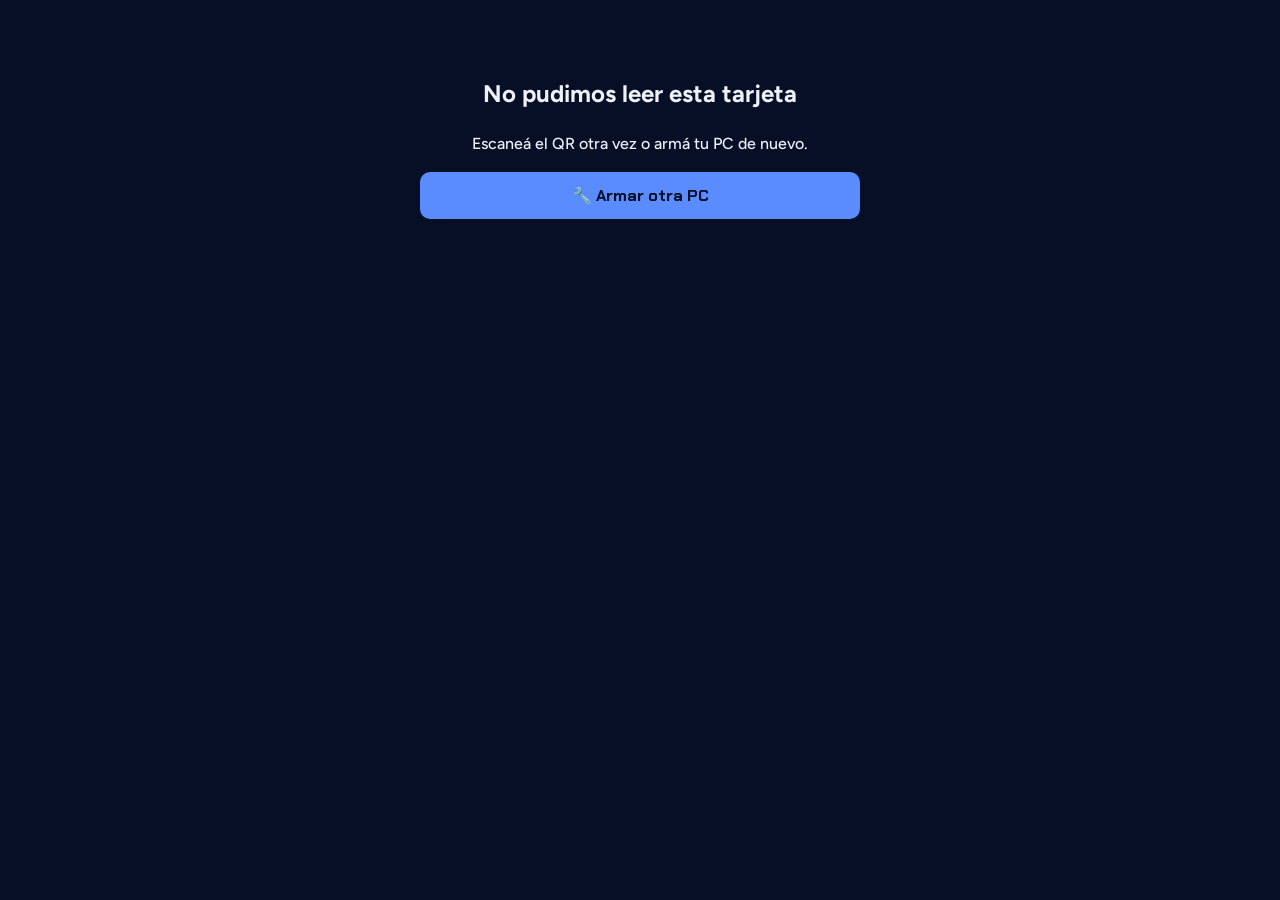
<file: ficha.html>
<!DOCTYPE html>
<html lang="es">
<head>
<meta charset="utf-8">
<meta name="viewport" content="width=device-width, initial-scale=1">
<title>Mi PC soñada · Expo Técnica 2026</title>
<link href="https://fonts.googleapis.com/css2?family=Chakra+Petch:wght@500;700&family=Figtree:wght@400;500;700&family=Space+Mono:wght@700&display=swap" rel="stylesheet">
<style>
*{box-sizing:border-box}
body{margin:0;background:#060f26;color:#eef1f8;font:500 16px/1.5 Figtree,system-ui,sans-serif;text-align:center;padding:16px 14px 40px}
canvas{display:block;width:100%;max-width:480px;height:auto;margin:0 auto 16px;border-radius:14px}
.acts{display:grid;gap:10px;max-width:440px;margin:0 auto}
.btn{display:block;padding:13px 14px;border:0;border-radius:10px;background:#5a8bff;color:#060f26;font:700 16px 'Chakra Petch',sans-serif;text-decoration:none;cursor:pointer}
.btn.alt{background:transparent;color:#eef1f8;border:2px solid #2a559e}
.hint{color:#c9d2e6;font-size:14px;margin:0 auto 14px;max-width:440px}
.bad{max-width:440px;margin:60px auto}
[hidden]{display:none!important}
@media print{body{background:#fff;padding:0}.acts,.hint{display:none}canvas{max-width:none;border-radius:0}}
</style>
</head>
<body>
<p class="hint" id="hint"></p>
<canvas id="cv" width="900" height="1540" role="img"></canvas>
<div class="acts" id="acts">
  <button class="btn" id="dl" type="button"></button>
  <button class="btn alt" id="sh" type="button"></button>
  <button class="btn alt" id="pr" type="button"></button>
  <a class="btn alt" href="./" id="ag"></a>
</div>
<div class="bad" id="bad" hidden><h2 id="bt"></h2><p id="bp"></p><a class="btn" href="./" id="bg"></a></div>

<script src="tarjeta.js"></script>
<script>
/* Datos: tienen que coincidir con los del simulador (index). Si cambiás precios o piezas allá, cambialos acá. */
const CPU=[{n:'Intel Pentium',p:70,cap:50,c:'#6b7280'},{n:'Intel Core i3',p:120,cap:80,c:'#2563eb'},{n:'Intel Core i5',p:180,cap:125,c:'#0ea5e9'},{n:'Intel Core i7',p:320,cap:160,c:'#6d28d9'},{n:'Ryzen 5',p:160,cap:125,c:'#f97316'},{n:'Ryzen 7',p:280,cap:160,c:'#dc2626'}];
const GPU=[{n:'GTX 1650',p:160,fps:45,c:'#16a34a'},{n:'RTX 3050',p:250,fps:75,c:'#db2777'},{n:'RTX 3060',p:330,fps:90,c:'#a21caf'},{n:'RTX 4060',p:380,fps:120,c:'#7c3aed'},{n:'RTX 4070',p:580,fps:144,c:'#4f46e5'}];
const RAM=[{n:'8GB DDR4',p:30,f:.85,dual:false},{n:'16GB DDR4 (2x8)',p:60,f:1,dual:true},{n:'32GB DDR4',p:110,f:1,dual:false},{n:'16GB DDR5',p:85,f:1,dual:false}];
const WC={'Intel Pentium':58,'Intel Core i3':60,'Intel Core i5':65,'Intel Core i7':125,'Ryzen 5':65,'Ryzen 7':105},WG={'GTX 1650':75,'RTX 3050':130,'RTX 3060':170,'RTX 4060':115,'RTX 4070':200};
const psuOf=(c,g)=>Math.max(550,Math.ceil((WC[c.n]+WG[g.n]+100)*1.4/50)*50);
const liqOf=(c,g)=>/i7|Ryzen 7/.test(c.n)&&g.fps>=120;

const D={
es:{brand:'EXPO TÉCNICA 2026',rar:['Común','Poco común','Rara','Épica','Legendaria'],names:['La Principiante','La Promesa','La Equilibrada','La Cazadora de FPS','La Bestia Ultra'],
 ideal:['Navegar, estudiar y juegos muy livianos.','Juegos populares en calidad baja o media.','Juegos actuales en calidad media, bien fluidos.','Juegos exigentes en calidad alta.','Calidad máxima y monitores de alta frecuencia.'],
 idealT:'Pensada para',perf:['Básico','Entrada','Medio','Alto','Ultra'],sCpu:'Procesador',sGpu:'Placa de video',sRam:'Memoria',cap:'FPS máx.',
 bud:'Presupuesto',tot:'TOTAL',psu:'Fuente',cool:'Refrigeración',liq:'Líquida 240mm',air:'Por aire',bn:'Cuello de botella',yes:'Sí',no:'No',
 rate:'Cotización: 1 US$ = AR$ {r}',foot1:'Stand “Build Your Dream PC”',foot2:'Escuela Provincial de Comercio Nº 2 “Inspector Carlos Lanzillotto”',
 disc:'Estimaciones del simulador de la Expo: no son mediciones reales ni precios de venta.',
 hint:'Tocá “Descargar tarjeta” para guardarla en tu celular.',dl:'⬇️ Descargar tarjeta',sh:'📤 Compartir',pr:'🖨️ Guardar PDF',ag:'🔧 Armar otra PC',copied:'Link copiado',
 share:'Armé mi PC en la Expo Técnica: {f} FPS · {n}',badT:'No pudimos leer esta tarjeta',badP:'Escaneá el QR otra vez o armá tu PC de nuevo.'},
en:{brand:'TECHNICAL EXPO 2026',rar:['Common','Uncommon','Rare','Epic','Legendary'],names:['The Beginner','The Rising Star','The Balanced One','The FPS Hunter','The Ultra Beast'],
 ideal:['Browsing, studying and very light games.','Popular games on low or medium settings.','Current games on medium settings, running smoothly.','Demanding games on high settings.','Maximum quality and high refresh rate monitors.'],
 idealT:'Made for',perf:['Basic','Entry','Medium','High','Ultra'],sCpu:'Processor',sGpu:'Graphics card',sRam:'Memory',cap:'max FPS',
 bud:'Budget',tot:'TOTAL',psu:'PSU',cool:'Cooling',liq:'Liquid 240mm',air:'Air',bn:'Bottleneck',yes:'Yes',no:'No',
 rate:'Rate: 1 US$ = AR$ {r}',foot1:'Stand “Build Your Dream PC”',foot2:'Escuela Provincial de Comercio Nº 2 “Inspector Carlos Lanzillotto”',
 disc:'Estimates from the Expo simulator: not real measurements or sale prices.',
 hint:'Tap “Download card” to save it on your phone.',dl:'⬇️ Download card',sh:'📤 Share',pr:'🖨️ Save PDF',ag:'🔧 Build another PC',copied:'Link copied',
 share:'I built my PC at the Technical Expo: {f} FPS · {n}',badT:'We could not read this card',badP:'Scan the QR again or build your PC again.'}};

const q=new URLSearchParams(location.search);
const [ci,gi,ri]=(q.get('b')||'').split('-').map(Number);
const c=CPU[ci],g=GPU[gi],r=RAM[ri];
const L=q.get('l')==='en'?'en':'es',S=D[L],$=id=>document.getElementById(id);

if(!(c&&g&&r)){
  $('cv').hidden=$('acts').hidden=$('hint').hidden=true;$('bad').hidden=false;
  $('bt').textContent=S.badT;$('bp').textContent=S.badP;$('bg').textContent=S.ag;
}else{
  const ARS=q.get('m')==='ARS',RATE=+q.get('t')>0?+q.get('t'):1535,d=q.get('d')||'';
  const date=/^\d{8}$/.test(d)?`${d.slice(6)}/${d.slice(4,6)}/${d.slice(0,4)}`:new Date().toLocaleDateString(L==='en'?'en-US':'es-AR');
  const cv=$('cv'),{name,fps,total,money}=drawCard(cv,{c,g,r,w:psuOf(c,g),liq:liqOf(c,g),ARS,RATE,date,L});
  
  cv.setAttribute('aria-label',`${fps} FPS · ${name}`);
  $('hint').textContent=S.hint;$('dl').textContent=S.dl;$('sh').textContent=S.sh;$('pr').textContent=S.pr;$('ag').textContent=S.ag;
  document.documentElement.lang=L;
  $('dl').onclick=()=>cv.toBlob(b=>{const a=document.createElement('a');a.href=URL.createObjectURL(b);a.download='mi-pc-sonada.png';document.body.appendChild(a);a.click();a.remove();setTimeout(()=>URL.revokeObjectURL(a.href),4000)},'image/png');
  $('sh').onclick=()=>cv.toBlob(async b=>{
    const txt=S.share.replace('{n}',name).replace('{f}',fps),data={files:[new File([b],'mi-pc-sonada.png',{type:'image/png'})],text:txt};
    try{
      if(navigator.canShare&&navigator.canShare(data))await navigator.share(data);
      else if(navigator.share)await navigator.share({text:txt,url:location.href});
      else{await navigator.clipboard.writeText(location.href);$('sh').textContent=S.copied}
    }catch(e){}
  },'image/png');
  $('pr').onclick=()=>window.print();
}
</script>
</body>
</html>
</file>
